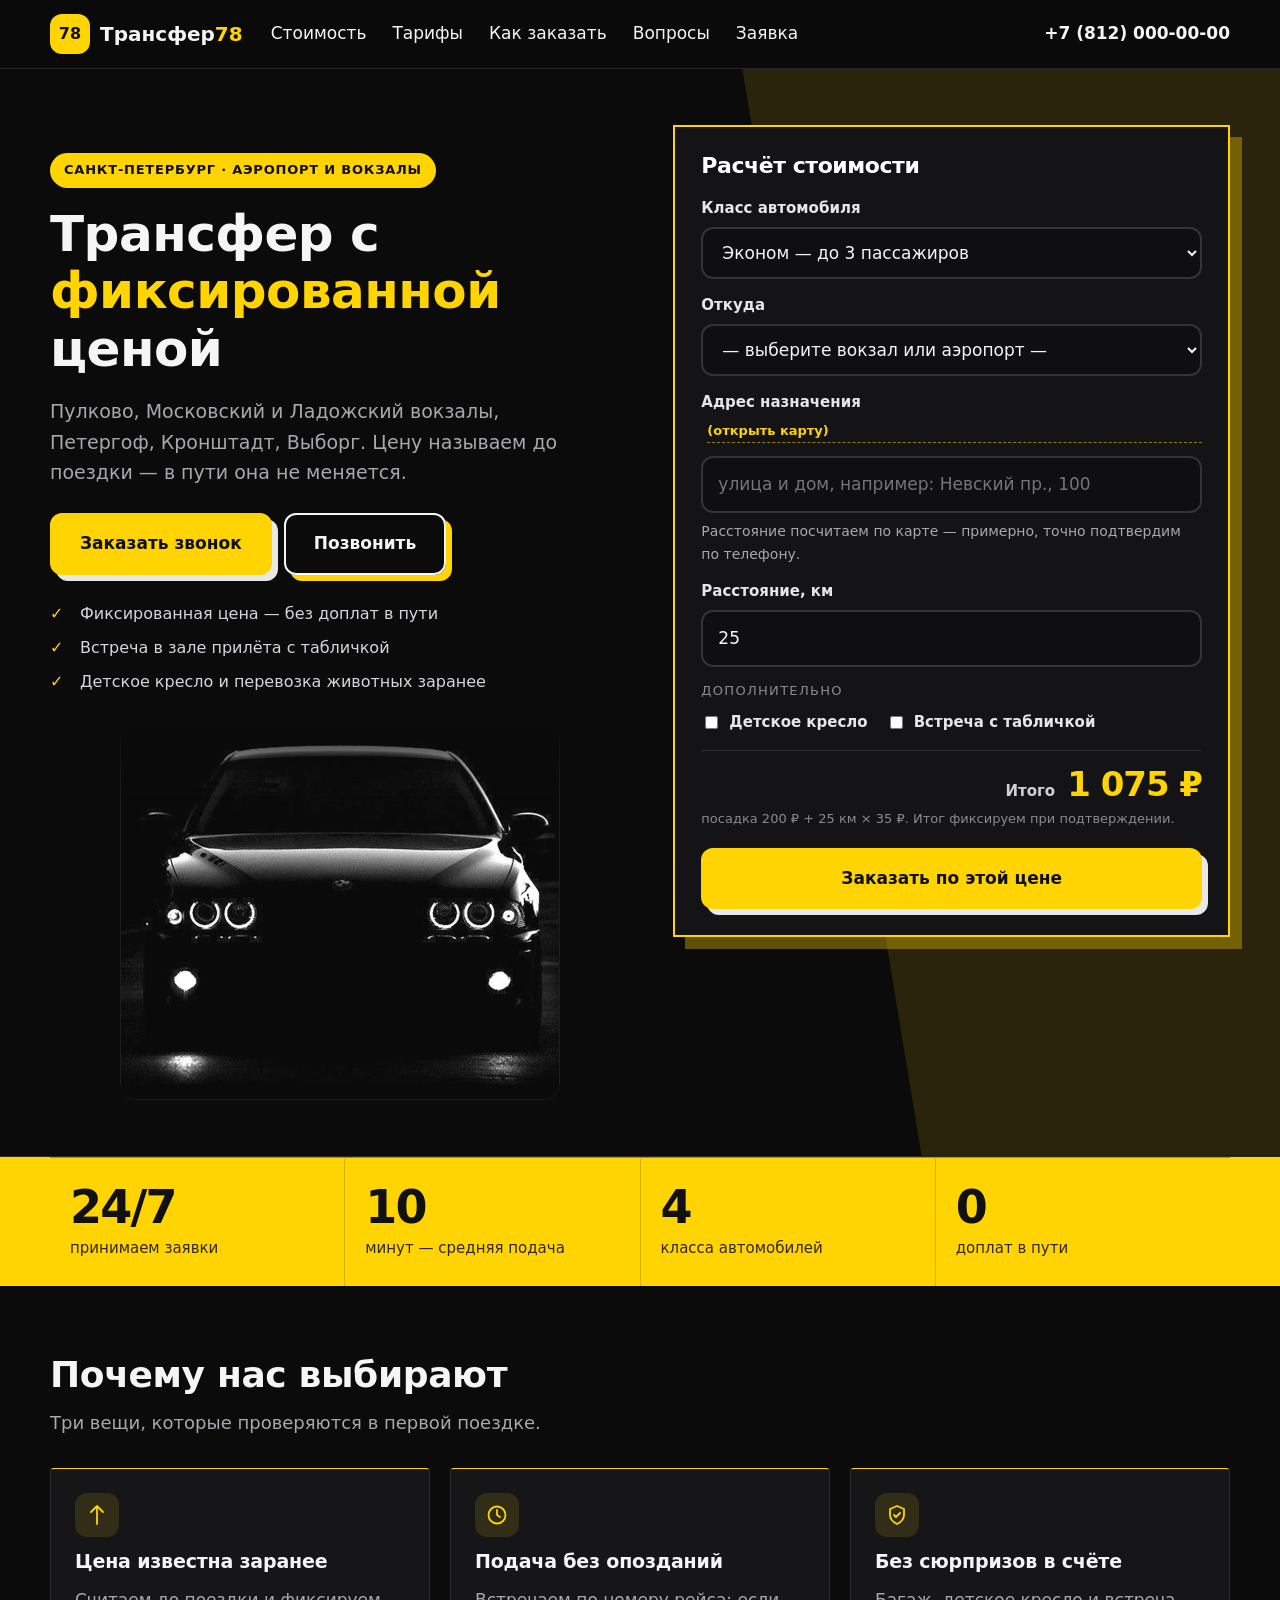
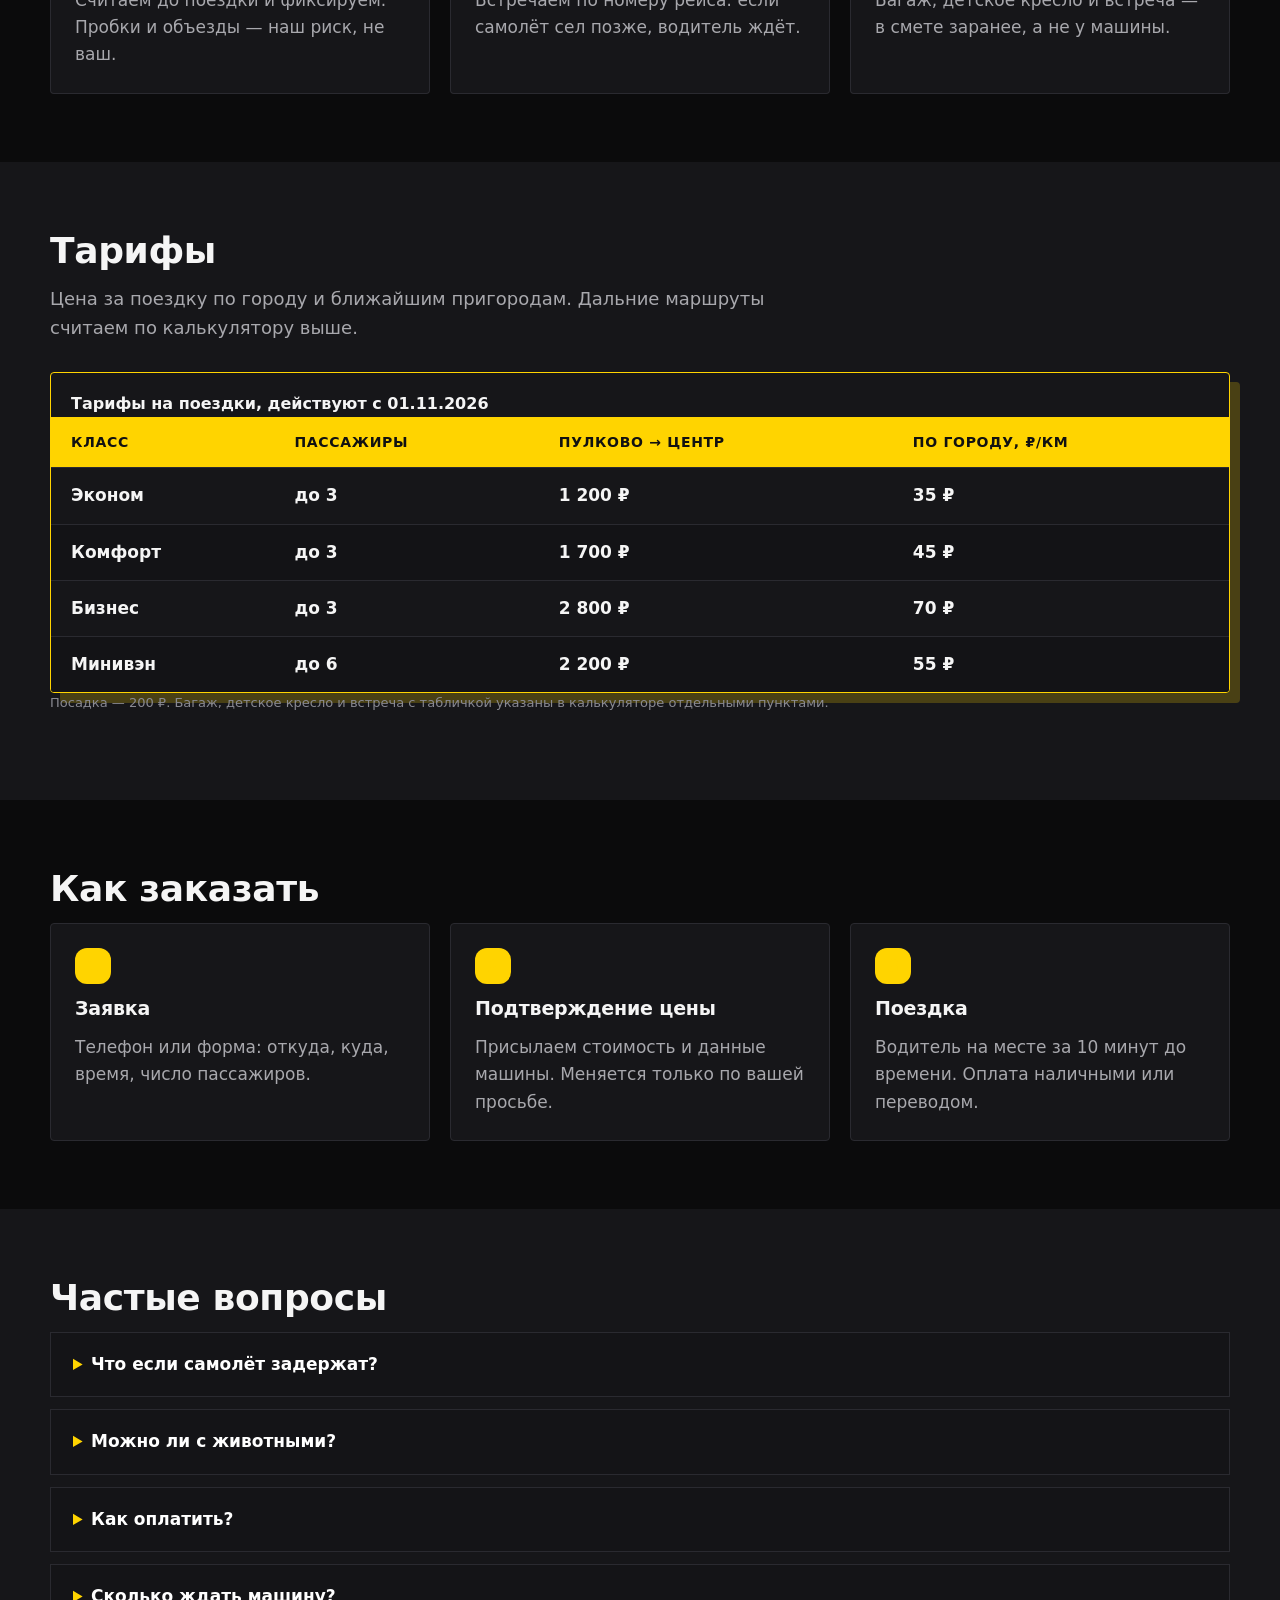
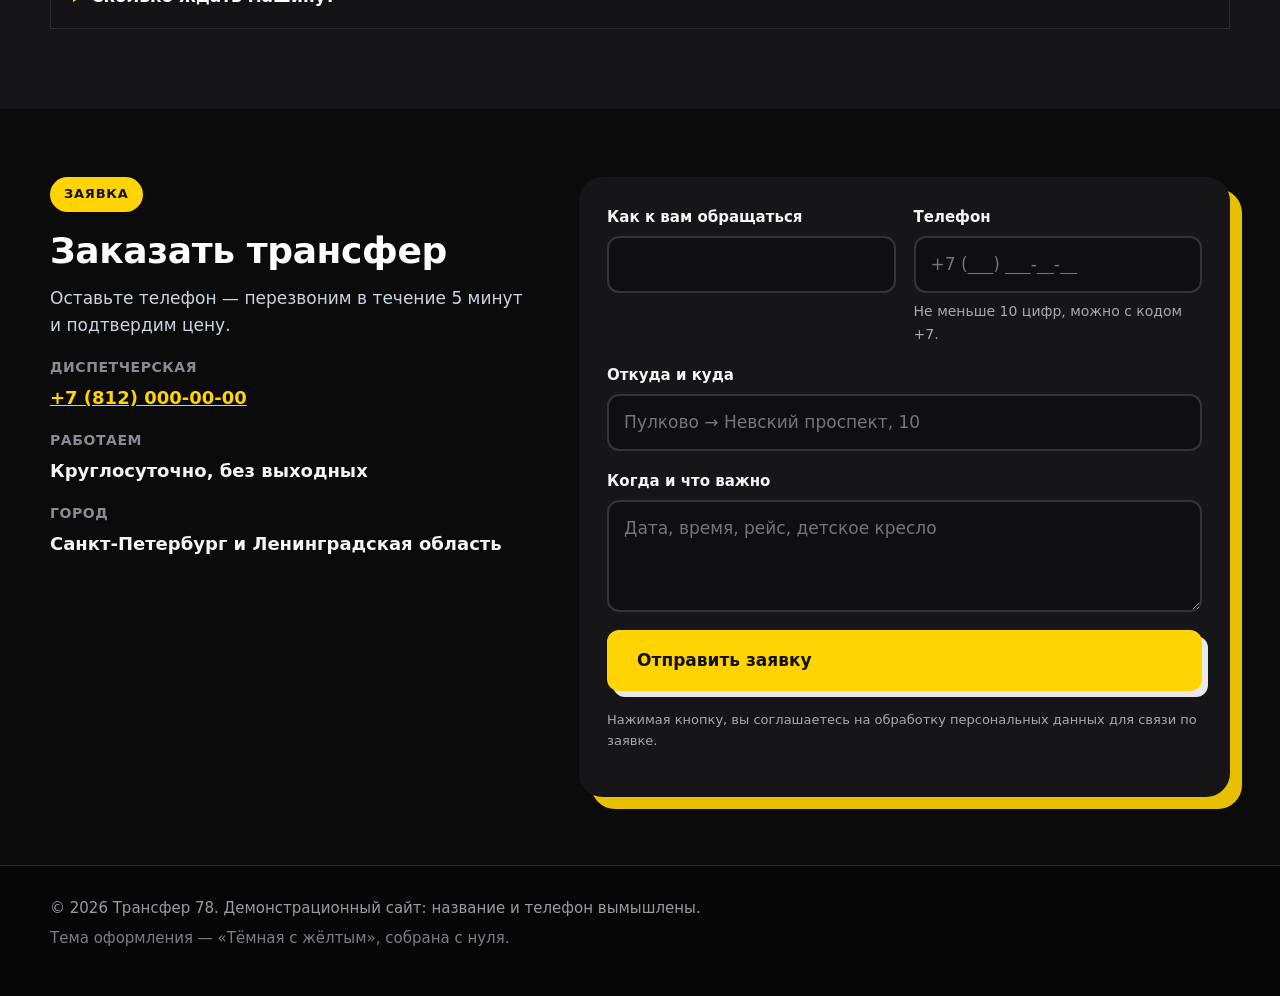
<file: index.html>
<!DOCTYPE html>
<html lang="ru">
<head>
<meta charset="utf-8">
<meta name="viewport" content="width=device-width, initial-scale=1">
<title>Трансфер 78 — такси и трансфер в Санкт-Петербурге</title>
<meta name="description" content="Трансфер по Санкт-Петербургу и области: аэропорт Пулково, вокзалы, Петергоф, Кронштадт, Выборг. Фиксированная цена до поездки.">
<link rel="stylesheet" href="styles.css">
<link rel="stylesheet" href="themes/dark-yellow.css">
<link rel="stylesheet" href="transfer.css">
  <link rel="stylesheet" href="assets/leaflet/leaflet.css">
</head>
<body>
<a class="skip" href="#top">К основному содержимому</a>

<header class="site-header">
  <div class="wrap header-inner">
    <a class="logo" href="#top">
      <span class="logo-mark" aria-hidden="true">78</span>
      <span>Трансфер<span class="logo-accent">78</span></span>
    </a>
    <nav aria-label="Основная навигация">
      <ul class="nav">
        <li><a href="#calc">Стоимость</a></li>
        <li><a href="#tariffs">Тарифы</a></li>
        <li><a href="#how">Как заказать</a></li>
        <li><a href="#faq">Вопросы</a></li>
        <li><a href="#booking">Заявка</a></li>
      </ul>
    </nav>
    <a class="phone" href="tel:+78120000000">+7&nbsp;(812)&nbsp;000&#8209;00&#8209;00</a>
  </div>
</header>

<main id="top" tabindex="-1">

  <section class="hero-slider">
    <div class="wrap slide-inner">
      <div class="slide-text">
        <p class="eyebrow">Санкт-Петербург · аэропорт и вокзалы</p>
        <h1>Трансфер с <span class="hl">фиксированной</span> ценой</h1>
        <p class="slide-lede">Пулково, Московский и Ладожский вокзалы, Петергоф, Кронштадт,
          Выборг. Цену называем до поездки — в пути она не меняется.</p>
        <div class="hero-actions">
          <a class="btn" href="#call-modal" id="hero-call">Заказать звонок</a>
          <a class="btn btn-ghost" href="tel:+78120000000">Позвонить</a>
        </div>

        <ul class="hero-points">
          <li>Фиксированная цена — без доплат в пути</li>
          <li>Встреча в зале прилёта с табличкой</li>
          <li>Детское кресло и перевозка животных заранее</li>
        </ul>

        <figure class="hero-car">
          <img src="assets/cars/car-1-hero.jpg" width="900" height="672"
               alt="Автомобиль комфорт-класса в тёмной студии">
        </figure>
      </div>

      <div class="calc-card" id="calc">
        <h2 class="calc-title">Расчёт стоимости</h2>
        <div class="field">
          <label for="cls">Класс автомобиля</label>
          <select id="cls">
            <option value="35" data-name="Эконом" data-seats="3">Эконом — до 3 пассажиров</option>
            <option value="45" data-name="Комфорт" data-seats="3">Комфорт — до 3 пассажиров</option>
            <option value="70" data-name="Бизнес" data-seats="3">Бизнес — до 3 пассажиров</option>
            <option value="55" data-name="Минивэн" data-seats="6">Минивэн — до 6 пассажиров</option>
          </select>
        </div>
        <div class="field">
          <label for="station">Откуда</label>
          <select id="station">
            <option value="">— выберите вокзал или аэропорт —</option>
            <option value="moscow" data-lat="59.9297" data-lon="30.3622">Московский вокзал</option>
            <option value="ladoga" data-lat="59.9317" data-lon="30.4413">Ладожский вокзал</option>
            <option value="vitebsk" data-lat="59.9200" data-lon="30.3286">Витебский вокзал</option>
            <option value="baltiysky" data-lat="59.9070" data-lon="30.3010">Балтийский вокзал</option>
            <option value="finland" data-lat="59.9553" data-lon="30.3563">Финляндский вокзал</option>
            <option value="pulkovo" data-lat="59.8003" data-lon="30.2625">Аэропорт Пулково</option>
          </select>
        </div>
        <div class="field">
          <label for="addr">Адрес назначения</label>
          <a href="#map-modal" class="map-link" id="open-map">(открыть карту)</a>
          <input id="addr" type="text" placeholder="улица и дом, например: Невский пр., 100"
                 autocomplete="address-line1" aria-describedby="addr-hint">
          <p class="hint" id="addr-hint">Расстояние посчитаем по карте — примерно, точно подтвердим по телефону.</p>
        </div>
<div class="field">
          <label for="km">Расстояние, км</label>
          <input id="km" type="number" min="1" max="600" step="1" value="25" inputmode="numeric">
        </div>
        <fieldset class="calc-options">
          <legend>Дополнительно</legend>
          <label><input type="checkbox" id="opt-seat" value="300"> Детское кресло</label>
          <label><input type="checkbox" id="opt-sign" value="500"> Встреча с табличкой</label>
        </fieldset>
        <p class="calc-total" role="status" aria-live="polite">
          <span class="calc-total-label">Итого</span>
          <strong id="total">1 075 ₽</strong>
        </p>
        <p class="calc-note" id="calc-note">Посадка 200 ₽ + 25 км × 35 ₽</p>
        <a class="btn calc-go" href="#booking">Заказать по этой цене</a>
      </div>
    </div>
  </section>

  <section class="stats" aria-label="Коротко о сервисе">
    <div class="wrap stats-row">
      <div class="stat"><b>24/7</b><span>принимаем заявки</span></div>
      <div class="stat"><b>10</b><span>минут — средняя подача</span></div>
      <div class="stat"><b>4</b><span>класса автомобилей</span></div>
      <div class="stat"><b>0</b><span>доплат в пути</span></div>
    </div>
  </section>

  <section class="section" aria-labelledby="why-title">
    <div class="wrap">
      <h2 id="why-title">Почему нас выбирают</h2>
      <p class="section-lede">Три вещи, которые проверяются в первой поездке.</p>
      <ul class="features">
        <li>
          <span class="feature-icon" aria-hidden="true">
            <svg viewBox="0 0 24 24"><path d="M12 3v18M6 9l6-6 6 6"/></svg>
          </span>
          <h3>Цена известна заранее</h3>
          <p>Считаем до поездки и фиксируем. Пробки и объезды — наш риск, не ваш.</p>
        </li>
        <li>
          <span class="feature-icon" aria-hidden="true">
            <svg viewBox="0 0 24 24"><circle cx="12" cy="12" r="8.5"/><path d="M12 7v5l3 2"/></svg>
          </span>
          <h3>Подача без опозданий</h3>
          <p>Встречаем по номеру рейса: если самолёт сел позже, водитель ждёт.</p>
        </li>
        <li>
          <span class="feature-icon" aria-hidden="true">
            <svg viewBox="0 0 24 24"><path d="M12 3l7 3v6c0 4-3 7-7 9-4-2-7-5-7-9V6l7-3Z"/><path d="M9 12l2 2 4-4"/></svg>
          </span>
          <h3>Без сюрпризов в счёте</h3>
          <p>Багаж, детское кресло и встреча — в смете заранее, а не у машины.</p>
        </li>
      </ul>
    </div>
  </section>

  <section id="tariffs" class="section section-alt" aria-labelledby="tariffs-title">
    <div class="wrap">
      <h2 id="tariffs-title">Тарифы</h2>
      <p class="section-lede">Цена за поездку по городу и ближайшим пригородам. Дальние
        маршруты считаем по калькулятору выше.</p>
      <section class="table-wrap" tabindex="0" aria-label="Таблица тарифов">
        <table>
          <caption>Тарифы на поездки, действуют с 01.11.2026</caption>
          <thead>
            <tr>
              <th scope="col">Класс</th>
              <th scope="col">Пассажиры</th>
              <th scope="col">Пулково → центр</th>
              <th scope="col">По городу, ₽/км</th>
            </tr>
          </thead>
          <tbody>
            <tr>
              <th scope="row">Эконом</th>
              <td>до 3</td>
              <td>1 200 ₽</td>
              <td>35 ₽</td>
            </tr>
            <tr>
              <th scope="row">Комфорт</th>
              <td>до 3</td>
              <td>1 700 ₽</td>
              <td>45 ₽</td>
            </tr>
            <tr>
              <th scope="row">Бизнес</th>
              <td>до 3</td>
              <td>2 800 ₽</td>
              <td>70 ₽</td>
            </tr>
            <tr>
              <th scope="row">Минивэн</th>
              <td>до 6</td>
              <td>2 200 ₽</td>
              <td>55 ₽</td>
            </tr>
          </tbody>
        </table>
      </section>
      <p class="calc-note">Посадка — 200 ₽. Багаж, детское кресло и встреча с табличкой
        указаны в калькуляторе отдельными пунктами.</p>
    </div>
  </section>

  <section id="how" class="section" aria-labelledby="how-title">
    <div class="wrap">
      <h2 id="how-title">Как заказать</h2>
      <ol class="steps">
        <li>
          <h3>Заявка</h3>
          <p>Телефон или форма: откуда, куда, время, число пассажиров.</p>
        </li>
        <li>
          <h3>Подтверждение цены</h3>
          <p>Присылаем стоимость и данные машины. Меняется только по вашей просьбе.</p>
        </li>
        <li>
          <h3>Поездка</h3>
          <p>Водитель на месте за 10 минут до времени. Оплата наличными или переводом.</p>
        </li>
      </ol>
    </div>
  </section>
<section id="faq" class="section section-alt" aria-labelledby="faq-title">
    <div class="wrap">
      <h2 id="faq-title">Частые вопросы</h2>
      <details class="faq-item">
        <summary>Что если самолёт задержат?</summary>
        <p>Встречаем по номеру рейса. Если самолёт сел позже — водитель ждёт, доплата за ожидание
          в пределах часа не берётся.</p>
      </details>
      <details class="faq-item">
        <summary>Можно ли с животными?</summary>
        <p>Позвоните нам — обсудим: зависит от животного и маршрута. Подберём машину и условия.</p>
      </details>
      <details class="faq-item">
        <summary>Как оплатить?</summary>
        <p>Наличными водителю или переводом на карту. Для организаций — счёт и закрывающие
          документы.</p>
      </details>
      <details class="faq-item">
        <summary>Сколько ждать машину?</summary>
        <p>По городу — в среднем 10 минут. На дальние маршруты и аэропорт — по времени заявки.</p>
      </details>
    </div>
  </section>

  <section id="booking" class="section-dark" aria-labelledby="booking-title">
    <div class="wrap booking-grid">
      <div>
        <p class="eyebrow eyebrow-light">Заявка</p>
        <h2 id="booking-title">Заказать трансфер</h2>
        <p class="dark-lede">Оставьте телефон — перезвоним в течение 5 минут и подтвердим цену.</p>
        <dl class="contacts">
          <dt>Диспетчерская</dt>
          <dd><a href="tel:+78120000000">+7&nbsp;(812)&nbsp;000&#8209;00&#8209;00</a></dd>
          <dt>Работаем</dt>
          <dd>Круглосуточно, без выходных</dd>
          <dt>Город</dt>
          <dd>Санкт-Петербург и Ленинградская область</dd>
        </dl>
      </div>

      <form class="form" id="booking-form" novalidate>
        <div class="field">
          <label for="name">Как к вам обращаться</label>
          <input id="name" name="name" type="text" autocomplete="name" required>
        </div>
        <div class="field">
          <label for="phone">Телефон</label>
          <input id="phone" name="phone" type="tel" autocomplete="tel" inputmode="tel"
                 placeholder="+7 (___) ___-__-__" aria-describedby="phone-hint" required>
          <p class="hint" id="phone-hint">Не меньше 10 цифр, можно с кодом +7.</p>
        </div>
        <div class="field field-wide">
          <label for="route">Откуда и куда</label>
          <input id="route" name="route" type="text" placeholder="Пулково → Невский проспект, 10">
        </div>
        <div class="field field-wide">
          <label for="comment">Когда и что важно</label>
          <textarea id="comment" name="comment" rows="3"
                    placeholder="Дата, время, рейс, детское кресло"></textarea>
        </div>
        <div class="field field-wide">
          <button class="btn" type="submit" id="submit">Отправить заявку</button>
          <p class="form-note">Нажимая кнопку, вы соглашаетесь на обработку персональных данных
            для связи по заявке.</p>
        </div>
        <p class="form-status" id="status" role="status" aria-live="polite"></p>
      </form>
    </div>
  </section>
</main>

<footer class="site-footer">
  <div class="wrap footer-inner">
    <p>© 2026 Трансфер 78. Демонстрационный сайт: название и телефон вымышлены.</p>
    <p class="credits">Тема оформления — «Тёмная с жёлтым», собрана с нуля.</p>
  </div>
</footer>

<script src="calc.js?v=4"></script>
<script src="form.js?v=3"></script>
<div id="call-modal" class="map-modal" hidden>
  <div class="map-modal-inner call-inner" role="dialog" aria-modal="true" tabindex="-1" aria-label="Заказать звонок">
    <div class="map-modal-head">
      <strong>Заказать звонок</strong>
      <button type="button" class="map-modal-close" id="close-call" aria-label="Закрыть окно">×</button>
    </div>
    <form class="call-form" id="call-form" novalidate>
      <label for="call-phone">Телефон</label>
      <input id="call-phone" name="phone" type="tel" inputmode="tel"
             placeholder="+7 (___) ___-__-__" autocomplete="tel" required>
      <button class="btn" type="submit">Жду звонка</button>
      <p class="call-note">Перезвоним в течение 5 минут.</p>
      <p class="call-status" id="call-status" role="status" aria-live="polite"></p>
    </form>
  </div>
</div>

<div id="map-modal" class="map-modal" hidden>
  <div class="map-modal-inner" role="dialog" aria-modal="true" tabindex="-1" aria-label="Выбор точки на карте">
    <div class="map-modal-head">
      <strong>Ткните точку назначения</strong>
      <button type="button" class="map-modal-close" id="close-map" aria-label="Закрыть карту">×</button>
    </div>
    <div id="map" class="map-box" role="application" aria-label="Карта выбора адреса назначения"></div>
    <p class="map-modal-hint" id="map-modal-hint">Откуда: выберите в поле. Клик по метке станции выберет её.</p>
  </div>
</div>

  <script src="assets/leaflet/leaflet.js"></script>
  <script src="modal-focus.js?v=1"></script>
<script src="call.js?v=2"></script>
  <script src="map.js?v=5"></script>
</body>
</html>
</file>
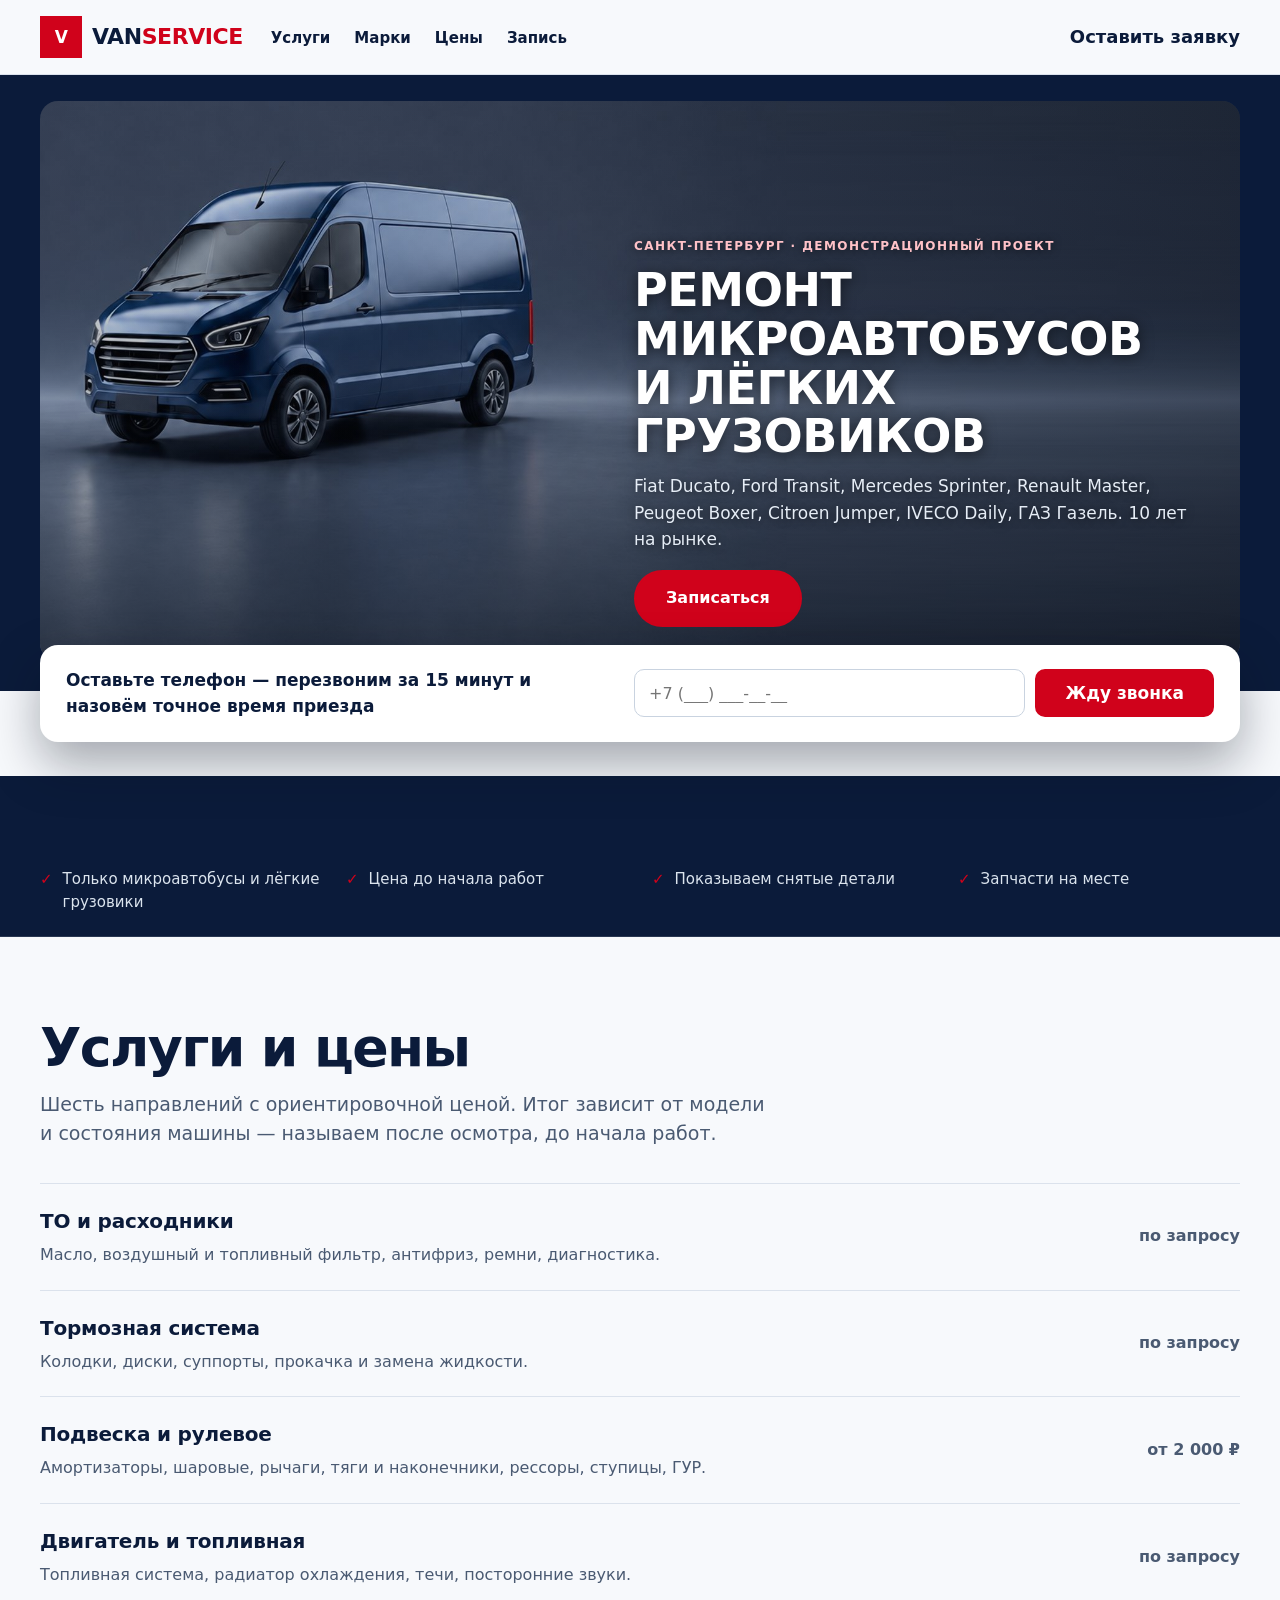
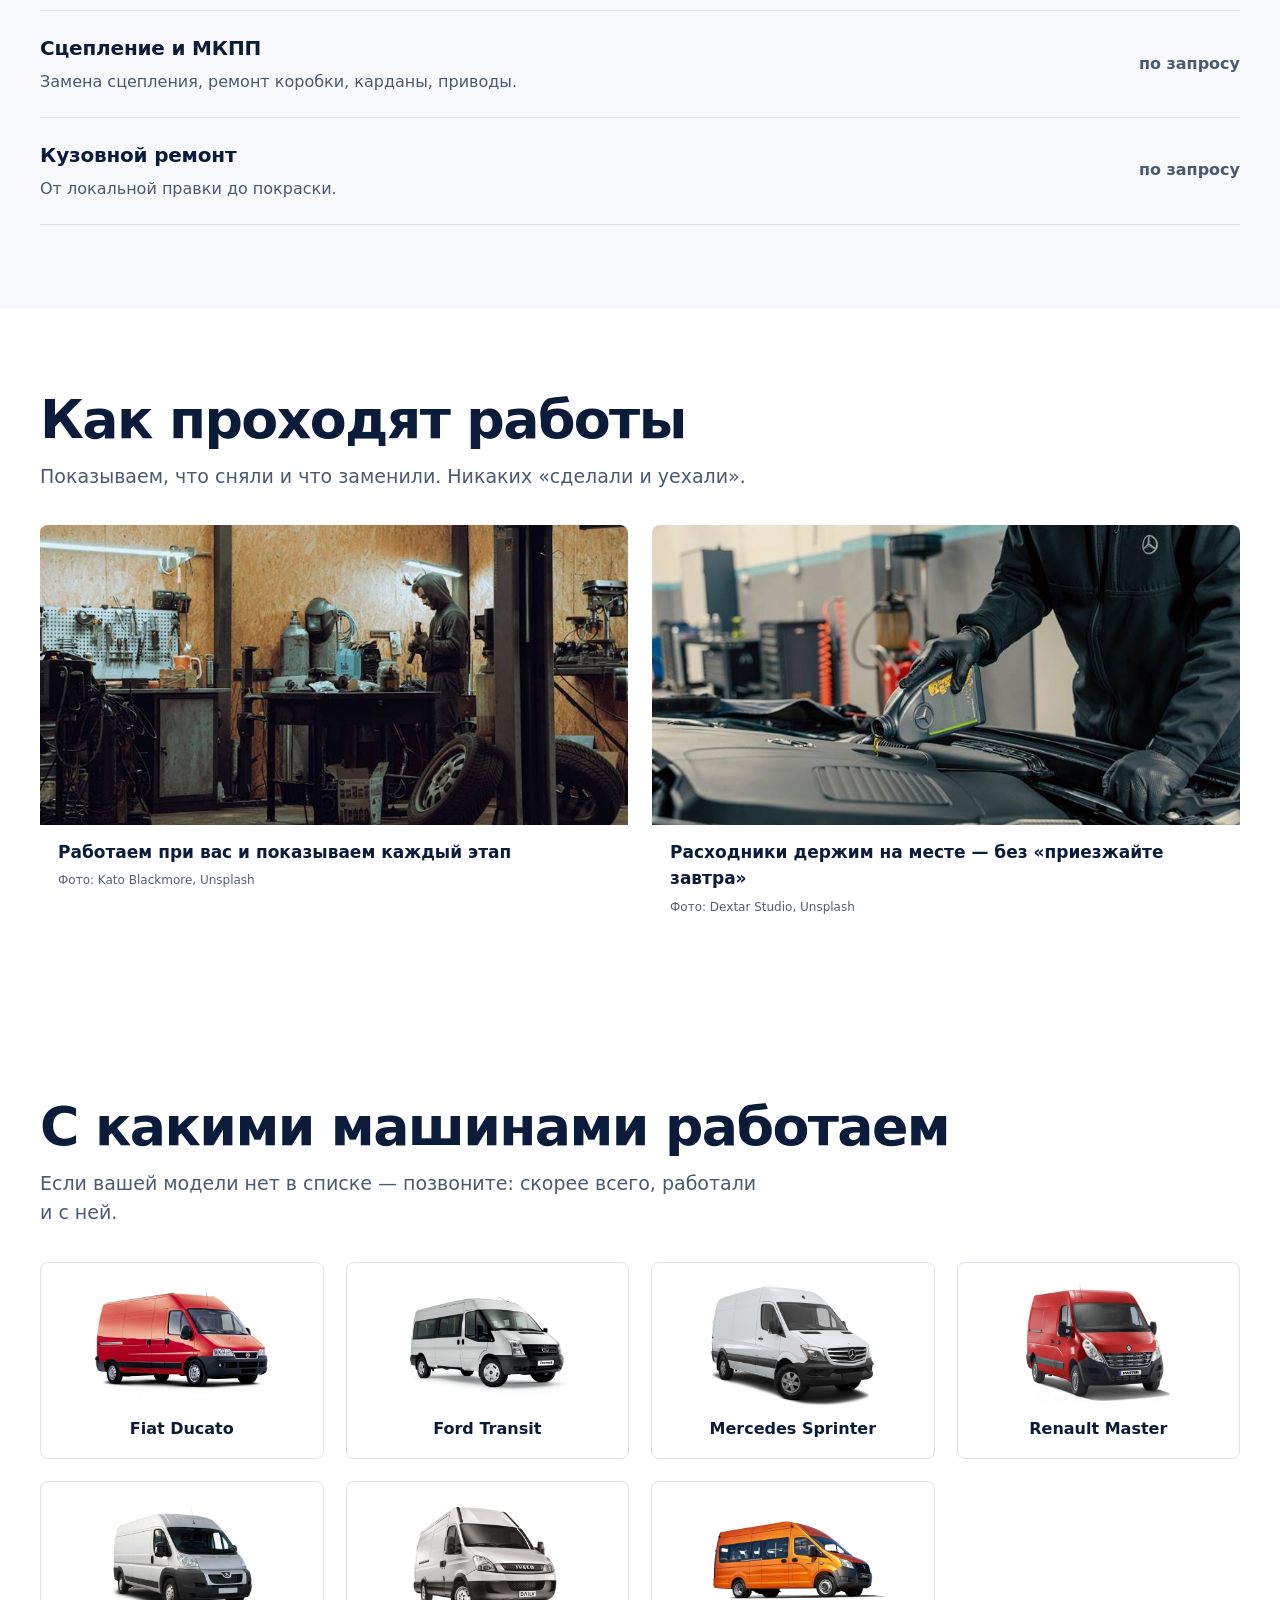
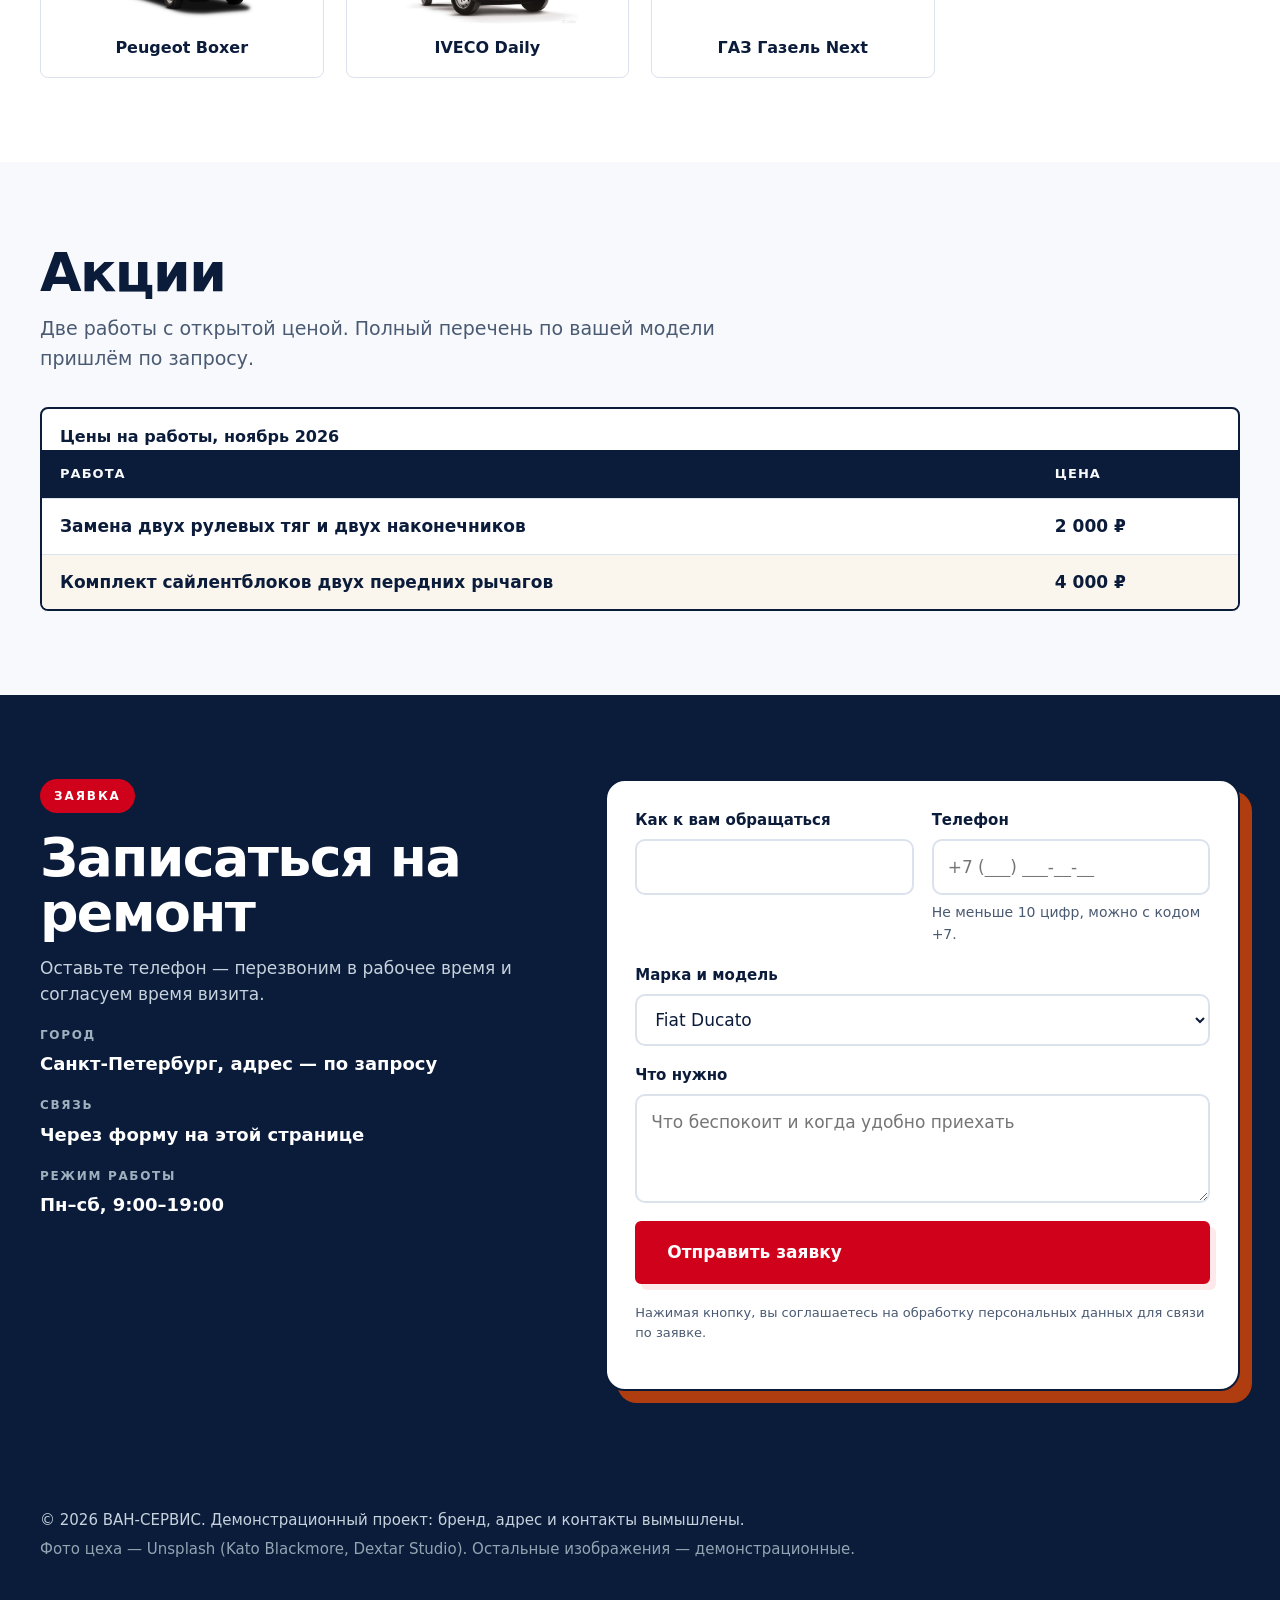
<file: van-service/index.html>
<!DOCTYPE html>
<html lang="ru">
<head>
<meta charset="utf-8">
<meta name="viewport" content="width=device-width, initial-scale=1">
<title>Ремонт микроавтобусов — ВАН-СЕРВИС, Санкт-Петербург</title>
<meta name="description" content="Демонстрационный лендинг автосервиса: ремонт микроавтобусов Fiat Ducato, Ford Transit, Mercedes Sprinter, Renault Master, ГАЗ Газель. Бренд вымышлен.">
<link rel="stylesheet" href="styles.css">
<link rel="stylesheet" href="themes/premium.css">
<link rel="stylesheet" href="layout-photo-card.css">
<link rel="stylesheet" href="layout-sixt.css">
</head>
<body>
<a class="skip" href="#top">К основному содержимому</a>

<header class="site-header">
  <div class="wrap header-inner">
    <a class="logo" href="#top">
      <span class="logo-mark" aria-hidden="true">V</span>
      <span>VAN<span class="logo-accent">SERVICE</span></span>
    </a>
    <nav aria-label="Основная навигация">
      <ul class="nav">
        <li><a href="#services">Услуги</a></li>
        <li><a href="#models">Марки</a></li>
        <li><a href="#prices">Цены</a></li>
        <li><a href="#booking">Запись</a></li>
      </ul>
    </nav>
    <a class="phone" href="#booking">Оставить заявку</a>
  </div>
</header>

<main id="top" tabindex="-1">

  <!-- первый экран: тёмная полоса, авто-слайдер справа, белая карточка поверх -->
    <!-- первый экран в стиле Sixt: фото + текст поверх -->
  <section class="hero-sixt" aria-labelledby="hero-title">
    <div class="wrap">
      <div class="hero-sixt-media">
        <img src="assets/photos/van-studio-wide.jpg" width="2000" height="900"
             alt="Микроавтобус в тёмной студии">
        <div class="hero-sixt-text">
          <p class="hero-sixt-kicker">Санкт-Петербург · демонстрационный проект</p>
          <h1 id="hero-title">Ремонт микроавтобусов и лёгких грузовиков</h1>
          <p class="hero-sixt-lede">Fiat Ducato, Ford Transit, Mercedes Sprinter, Renault Master,
            Peugeot Boxer, Citroen Jumper, IVECO Daily, ГАЗ Газель. 10 лет на рынке.</p>
          <div class="hero-sixt-actions">
            <a class="btn btn-pill" href="#booking">Записаться</a>
          </div>
        </div>
      </div>
    </div>
  </section>
  <!-- полоса записи под первым экраном -->
  <section class="hero-strip" aria-label="Быстрая запись">
    <div class="wrap">
      <div class="hero-strip-inner">
        <p class="hero-strip-title">Оставьте телефон — перезвоним за 15 минут
          и назовём точное время приезда</p>
        <form class="hero-strip-form" novalidate>
          <label class="hero-strip-label" for="strip-phone">Телефон</label>
          <input id="strip-phone" name="phone" type="tel" inputmode="tel"
                 placeholder="+7 (___) ___-__-__" autocomplete="tel">
          <button class="btn" type="submit">Жду звонка</button>
        </form>
      </div>
    </div>
  </section>


  <!-- полоса фактов -->
  <section class="trust-strip" aria-label="Коротко о сервисе">
    <ul>
      <li>Только микроавтобусы и лёгкие грузовики</li>
      <li>Цена до начала работ</li>
      <li>Показываем снятые детали</li>
      <li>Запчасти на месте</li>
    </ul>
  </section>
<!-- услуги: каталог с ценами и сроком -->
  <section id="services" class="section" aria-labelledby="services-title">
    <div class="wrap">
      <h2 id="services-title">Услуги и цены</h2>
      <p class="section-lede">Шесть направлений с ориентировочной ценой. Итог зависит от модели
        и состояния машины — называем после осмотра, до начала работ.</p>
      <ul class="service-list">
        <li>
          <div>
            <h3>ТО и расходники</h3>
            <p>Масло, воздушный и топливный фильтр, антифриз, ремни, диагностика.</p>
          </div>
          <p class="service-price">по запросу</p>
        </li>
        <li>
          <div>
            <h3>Тормозная система</h3>
            <p>Колодки, диски, суппорты, прокачка и замена жидкости.</p>
          </div>
          <p class="service-price">по запросу</p>
        </li>
        <li>
          <div>
            <h3>Подвеска и рулевое</h3>
            <p>Амортизаторы, шаровые, рычаги, тяги и наконечники, рессоры, ступицы, ГУР.</p>
          </div>
          <p class="service-price">от 2 000 ₽</p>
        </li>
        <li>
          <div>
            <h3>Двигатель и топливная</h3>
            <p>Топливная система, радиатор охлаждения, течи, посторонние звуки.</p>
          </div>
          <p class="service-price">по запросу</p>
        </li>
        <li>
          <div>
            <h3>Сцепление и МКПП</h3>
            <p>Замена сцепления, ремонт коробки, карданы, приводы.</p>
          </div>
          <p class="service-price">по запросу</p>
        </li>
        <li>
          <div>
            <h3>Кузовной ремонт</h3>
            <p>От локальной правки до покраски.</p>
          </div>
          <p class="service-price">по запросу</p>
        </li>
      </ul>
    </div>
  </section>


  <!-- фото из цеха -->
  <section class="section section-alt" aria-labelledby="work-title">
    <div class="wrap">
      <h2 id="work-title">Как проходят работы</h2>
      <p class="section-lede">Показываем, что сняли и что заменили. Никаких «сделали и уехали».</p>
      <ul class="photo-grid">
        <li>
          <img src="assets/photos/photo-hands-opt.jpg" width="800" height="533" loading="lazy"
               alt="Мастер работает с двигателем микроавтобуса">
          <p class="photo-caption">Работаем при вас и показываем каждый этап</p>
          <p class="photo-credit">Фото: Kato Blackmore, Unsplash</p>
        </li>
        <li>
          <img src="assets/photos/photo-oil-opt.jpg" width="800" height="533" loading="lazy"
               alt="Замена масла в двигателе автомобиля">
          <p class="photo-caption">Расходники держим на месте — без «приезжайте завтра»</p>
          <p class="photo-credit">Фото: Dextar Studio, Unsplash</p>
        </li>
      </ul>
    </div>
  </section>

  <!-- марки -->
  <section id="models" class="section section-alt" aria-labelledby="models-title">
    <div class="wrap">
      <h2 id="models-title">С какими машинами работаем</h2>
      <p class="section-lede">Если вашей модели нет в списке — позвоните: скорее всего, работали и с ней.</p>
      <ul class="models">
        <li class="model"><img src="assets/ducato.jpg" width="600" height="400" loading="lazy" alt="Fiat Ducato"><p>Fiat Ducato</p></li>
        <li class="model"><img src="assets/transit.jpg" width="600" height="400" loading="lazy" alt="Ford Transit"><p>Ford Transit</p></li>
        <li class="model"><img src="assets/sprinter.jpg" width="600" height="400" loading="lazy" alt="Mercedes-Benz Sprinter"><p>Mercedes Sprinter</p></li>
        <li class="model"><img src="assets/master.jpg" width="600" height="400" loading="lazy" alt="Renault Master"><p>Renault Master</p></li>
        <li class="model"><img src="assets/boxer.jpg" width="600" height="400" loading="lazy" alt="Peugeot Boxer"><p>Peugeot Boxer</p></li>
        <li class="model"><img src="assets/iveco.jpg" width="600" height="400" loading="lazy" alt="IVECO Daily"><p>IVECO Daily</p></li>
        <li class="model"><img src="assets/gazelle-next.png" width="600" height="400" loading="lazy" alt="ГАЗ Газель Next"><p>ГАЗ Газель Next</p></li>
      </ul>
    </div>
  </section>

  <!-- цены -->
  <section id="prices" class="section" aria-labelledby="prices-title">
    <div class="wrap">
      <h2 id="prices-title">Акции</h2>
      <p class="section-lede">Две работы с открытой ценой. Полный перечень по вашей модели
        пришлём по запросу.</p>
      <section class="table-wrap" tabindex="0" aria-label="Таблица цен на работы">
        <table>
          <caption>Цены на работы, ноябрь 2026</caption>
          <thead>
            <tr>
              <th scope="col">Работа</th>
              <th scope="col">Цена</th>
            </tr>
          </thead>
          <tbody>
            <tr>
              <th scope="row">Замена двух рулевых тяг и двух наконечников</th>
              <td>2 000 ₽</td>
            </tr>
            <tr>
              <th scope="row">Комплект сайлентблоков двух передних рычагов</th>
              <td>4 000 ₽</td>
            </tr>
          </tbody>
        </table>
      </section>
    </div>
  </section>

  <!-- запись -->
  <section id="booking" class="section-dark" aria-labelledby="booking-title">
    <div class="wrap booking-grid">
      <div>
        <p class="eyebrow eyebrow-light">Заявка</p>
        <h2 id="booking-title">Записаться на ремонт</h2>
        <p class="dark-lede">Оставьте телефон — перезвоним в рабочее время и согласуем время визита.</p>
        <dl class="contacts">
          <dt>Город</dt>
          <dd>Санкт-Петербург, адрес — по запросу</dd>
          <dt>Связь</dt>
          <dd>Через форму на этой странице</dd>
          <dt>Режим работы</dt>
          <dd>Пн–сб, 9:00–19:00</dd>
        </dl>
      </div>

      <form class="form" id="booking-form" novalidate>
        <div class="field">
          <label for="name">Как к вам обращаться</label>
          <input id="name" name="name" type="text" autocomplete="name" required>
        </div>
        <div class="field">
          <label for="phone">Телефон</label>
          <input id="phone" name="phone" type="tel" autocomplete="tel" inputmode="tel"
                 placeholder="+7 (___) ___-__-__" aria-describedby="phone-hint" required>
          <p class="hint" id="phone-hint">Не меньше 10 цифр, можно с кодом +7.</p>
        </div>
        <div class="field field-wide">
          <label for="car">Марка и модель</label>
          <select id="car" name="car">
            <option>Fiat Ducato</option>
            <option>Ford Transit</option>
            <option>Mercedes Sprinter</option>
            <option>Renault Master</option>
            <option>Peugeot Boxer / Citroen Jumper</option>
            <option>IVECO Daily</option>
            <option>ГАЗ Газель / Газель Next</option>
            <option>Другая модель</option>
          </select>
        </div>
        <div class="field field-wide">
          <label for="comment">Что нужно</label>
          <textarea id="comment" name="comment" rows="3" placeholder="Что беспокоит и когда удобно приехать"></textarea>
        </div>
        <div class="field field-wide">
          <button class="btn" type="submit" id="submit">Отправить заявку</button>
          <p class="form-note">Нажимая кнопку, вы соглашаетесь на обработку персональных
            данных для связи по заявке.</p>
        </div>
        <p class="form-status" id="status" role="status" aria-live="polite"></p>
      </form>
    </div>
  </section>
</main>

<footer class="site-footer">
  <div class="wrap footer-inner">
    <p>© 2026 ВАН-СЕРВИС. Демонстрационный проект: бренд, адрес и контакты вымышлены.</p>
    <p class="credits">Фото цеха — Unsplash (Kato Blackmore, Dextar Studio). Остальные изображения — демонстрационные.</p>
  </div>
</footer>

<script>
  // форма в первом экране: переносим телефон в основную заявку
  (function () {
    var hero = document.querySelector('.hero-callback');
    if (!hero) return;
    hero.addEventListener('submit', function (e) {
      e.preventDefault();
      var val = document.getElementById('hero-phone').value.trim();
      var form = document.getElementById('booking-form');
      if (val && form) form.elements['phone'].value = val;
      document.getElementById('booking').scrollIntoView({ behavior: 'smooth', block: 'start' });
    });
  })();
</script>
<script src="slider.js"></script>
<script src="form.js"></script>

<script>
  // быстрая запись: телефон переносится в основную форму
  (function () {
    var strip = document.querySelector('.hero-strip-form');
    if (!strip) return;
    strip.addEventListener('submit', function (e) {
      e.preventDefault();
      var val = document.getElementById('strip-phone').value.trim();
      var form = document.getElementById('booking-form');
      if (form) {
        if (val) form.elements['phone'].value = val;
        document.getElementById('booking').scrollIntoView({ behavior: 'smooth', block: 'start' });
      }
    });
  })();
</script>
</body>
</html>
</file>
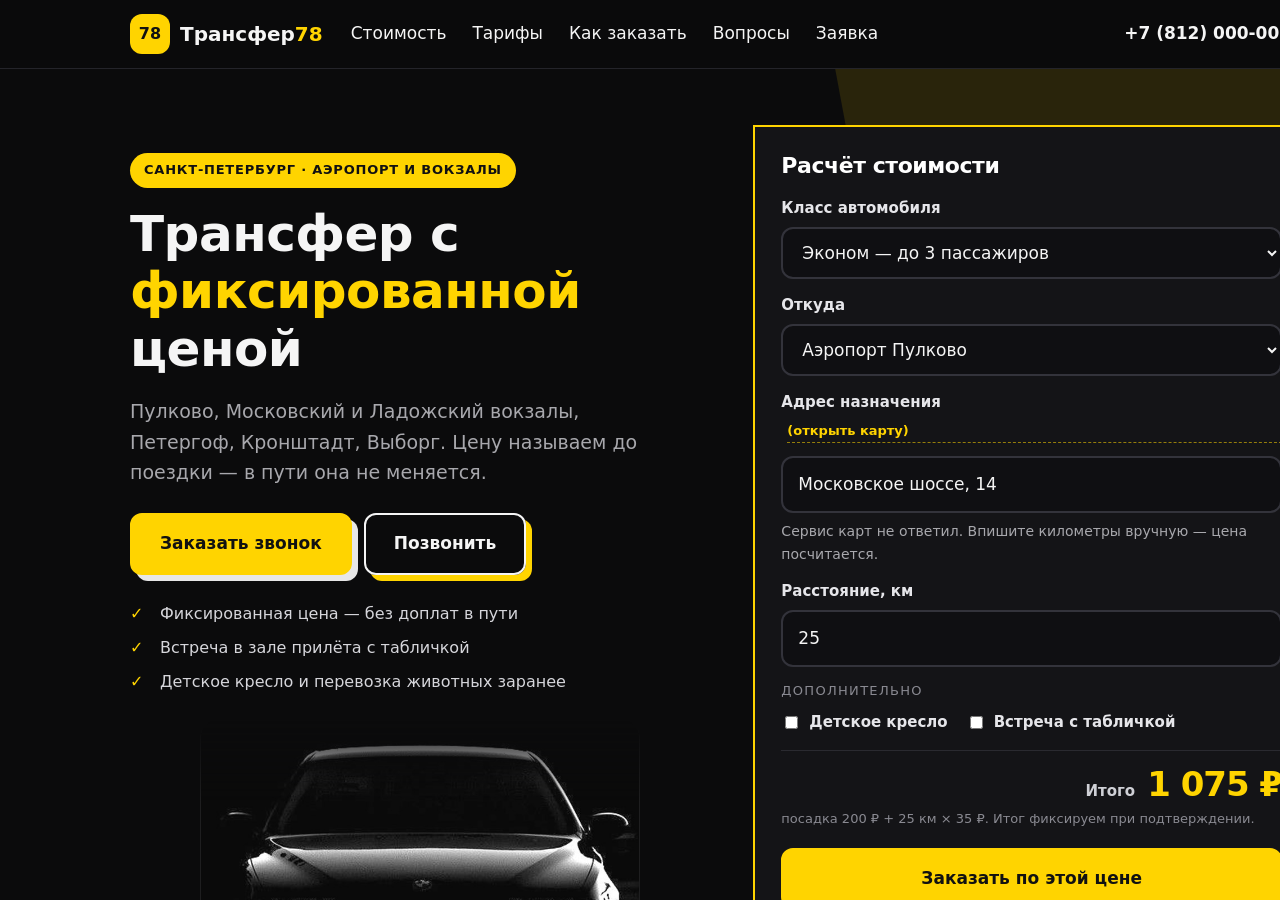
<file: _shot2.html>
<!DOCTYPE html>
<html lang="ru">
<head><meta charset="utf-8"><title>shot</title>
<style>body{margin:0;background:#000}iframe{border:0;display:block}</style>
</head>
<body>
<iframe id="d" src="index.html" width="1440" height="900"></iframe>
<script>
  document.getElementById('d').onload = function () {
    var d = this.contentDocument, w = this.contentWindow;
    var st = d.getElementById('station');
    for (var i = 0; i < st.options.length; i++) if (st.options[i].value === 'pulkovo') st.selectedIndex = i;
    st.dispatchEvent(new w.Event('change'));
    var addr = d.getElementById('addr');
    addr.value = 'Московское шоссе, 14';
    addr.dispatchEvent(new w.Event('input'));
  };
</script>
</body>
</html>
</file>
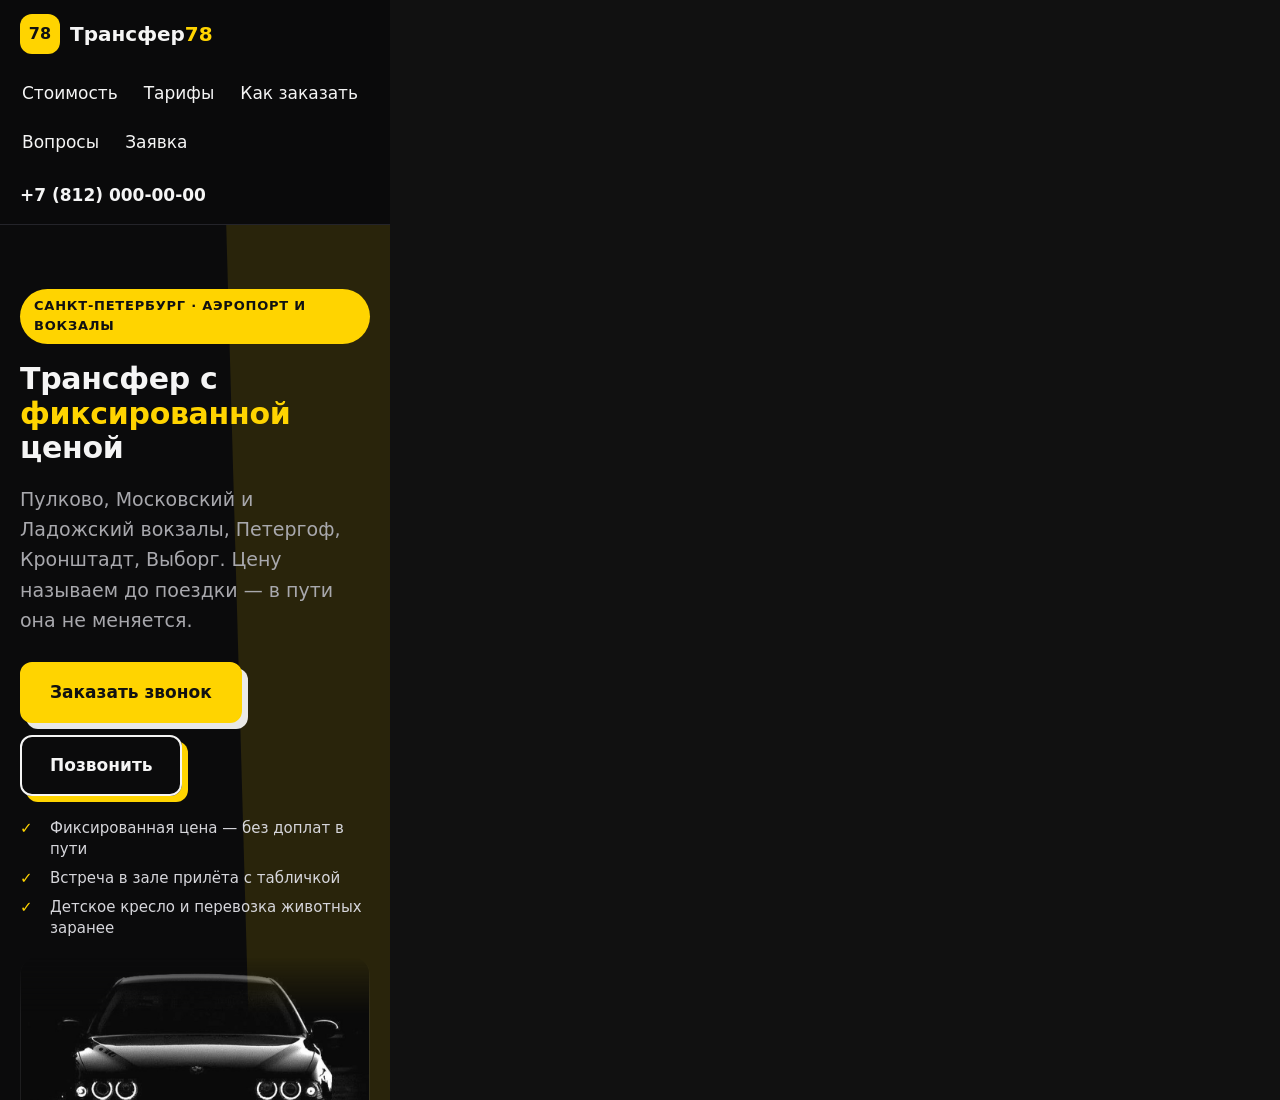
<file: _shot3.html>
<!DOCTYPE html>
<html lang="ru">
<head><meta charset="utf-8"><title>mobile</title>
<style>body{margin:0;background:#111}iframe{border:0;display:block}</style>
</head>
<body>
<iframe id="m" src="index.html" width="390" height="1100"></iframe>
</body>
</html>
</file>
<file: styles.css>
/* ======================= ПЕРЕМЕННЫЕ =======================
   Меняются в одном месте — весь сайт перекрашивается.
   Контраст проверять скриптом tools\check.py после смены цветов. */
:root {
  --ink: #0f172a;          /* основной текст */
  --muted: #475467;        /* второстепенный текст */
  --line: #e4e7ec;         /* линии и рамки */
  --accent: #1d4ed8;       /* акцент: кнопки, ссылки */
  --accent-dark: #163ea8;  /* акцент при наведении */
  --accent-soft: #eaf1ff;  /* мягкий фон плашек */
  --dark: #0b1120;         /* тёмный блок */
  --tint: #f7f9fc;         /* светлый фон секций */
  --ok: #067647;
  --err: #b42318;
  --bg: #ffffff;
  --radius: 18px;
  --shadow: 0 18px 36px rgba(16, 24, 40, 0.10);
}

* { box-sizing: border-box; }

html { scroll-behavior: smooth; }

body {
  margin: 0;
  font: 17px/1.6 "Segoe UI", system-ui, -apple-system, sans-serif;
  color: var(--ink);
  background: var(--bg);
  -webkit-font-smoothing: antialiased;
}

.wrap { width: min(1180px, 100% - 40px); margin: 0 auto; }

h1, h2, h3 { line-height: 1.15; margin: 0 0 14px; letter-spacing: -0.01em; }
h1 { font-size: clamp(30px, 4.2vw, 50px); font-weight: 800; }
h2 { font-size: clamp(25px, 3vw, 36px); font-weight: 800; }
h3 { font-size: 19px; font-weight: 700; }
p { margin: 0 0 14px; }
a { color: var(--accent); }
a:hover { color: var(--accent-dark); }

:focus-visible { outline: 3px solid var(--accent); outline-offset: 3px; border-radius: 6px; }

.skip {
  position: absolute;
  left: -9999px;
  top: 0;
  padding: 12px 18px;
  background: var(--ink);
  color: #fff;
  z-index: 100;
  border-radius: 0 0 10px 0;
}
.skip:focus { left: 0; color: #fff; }

/* ======================= ШАПКА ======================= */
.site-header {
  position: sticky;
  top: 0;
  z-index: 30;
  background: rgba(255, 255, 255, 0.94);
  backdrop-filter: blur(8px);
  border-bottom: 1px solid var(--line);
}
.header-inner {
  display: flex;
  align-items: center;
  gap: 26px;
  padding: 14px 0;
  flex-wrap: wrap;
}
.logo {
  display: inline-flex;
  align-items: center;
  gap: 10px;
  text-decoration: none;
  color: var(--ink);
  font-weight: 800;
  font-size: 20px;
}
.logo-mark {
  display: inline-grid;
  place-items: center;
  width: 40px;
  height: 40px;
  border-radius: 12px;
  background: var(--accent);
  color: #fff;
  font-weight: 800;
  font-size: 16px;
}
.nav { display: flex; gap: 22px; list-style: none; margin: 0; padding: 0; flex-wrap: wrap; }
.nav a {
  color: var(--ink);
  text-decoration: none;
  padding: 8px 2px;
  font-weight: 500;
  border-bottom: 2px solid transparent;
}
.nav a:hover { border-bottom-color: var(--accent); }
.phone {
  margin-left: auto;
  font-weight: 700;
  text-decoration: none;
  color: var(--ink);
  white-space: nowrap;
}
.phone:hover { color: var(--accent); }

/* ======================= КНОПКИ ======================= */
.btn {
  display: inline-flex;
  align-items: center;
  gap: 8px;
  padding: 15px 28px;
  border-radius: 12px;
  background: var(--accent);
  color: #fff;
  font: inherit;
  font-weight: 700;
  text-decoration: none;
  border: 2px solid var(--accent);
  cursor: pointer;
  box-shadow: 0 10px 24px rgba(29, 78, 216, 0.22);
  transition: transform .12s ease, box-shadow .12s ease, background .12s ease;
}
.btn:hover {
  background: var(--accent-dark);
  border-color: var(--accent-dark);
  color: #fff;
  transform: translateY(-1px);
}
.btn-ghost { background: #fff; color: var(--ink); border-color: var(--line); box-shadow: none; }
.btn-ghost:hover { background: var(--tint); color: var(--ink); border-color: #c7d2e4; }
.btn[disabled], .btn[aria-disabled="true"] { background: #667085; border-color: #667085; box-shadow: none; cursor: progress; transform: none; }

/* ======================= ПЕРВЫЙ ЭКРАН ======================= */
.hero {
  padding: 56px 0 64px;
  background:
    radial-gradient(900px 380px at 10% -10%, var(--accent-soft) 0%, rgba(234, 241, 255, 0) 70%),
    var(--bg);
}
.hero-grid { display: grid; grid-template-columns: 1.05fr 1fr; gap: 48px; align-items: center; }
.eyebrow {
  display: inline-block;
  background: var(--accent-soft);
  color: var(--accent-dark);
  font-weight: 700;
  font-size: 13px;
  letter-spacing: .06em;
  text-transform: uppercase;
  padding: 7px 14px;
  border-radius: 999px;
  margin: 0 0 18px;
}
.eyebrow-light { background: rgba(255, 255, 255, 0.12); color: #e2e8f0; }
.lede { font-size: 19px; color: var(--muted); max-width: 50ch; }
.hero-actions { display: flex; gap: 12px; flex-wrap: wrap; margin: 26px 0 22px; }
.facts { display: flex; gap: 10px; flex-wrap: wrap; list-style: none; margin: 0; padding: 0; }
.facts li {
  display: inline-flex;
  align-items: center;
  gap: 8px;
  background: #fff;
  border: 1px solid var(--line);
  border-radius: 999px;
  padding: 8px 14px;
  font-size: 15px;
  color: var(--muted);
  font-weight: 500;
}
.facts li::before { content: "✓"; color: var(--accent); font-weight: 800; }
.hero-figure { margin: 0; }
.hero-figure img { width: 100%; height: auto; border-radius: 24px; display: block; box-shadow: var(--shadow); }
figcaption, .credit { font-size: 13px; color: var(--muted); margin-top: 10px; }

/* ======================= СЕКЦИИ ======================= */
.section { padding: 68px 0; }
.section-alt { background: var(--tint); }
.section-lede { color: var(--muted); max-width: 64ch; margin-bottom: 30px; font-size: 18px; }

/* ======================= ПРЕИМУЩЕСТВА ======================= */
.features {
  display: grid;
  grid-template-columns: repeat(auto-fit, minmax(260px, 1fr));
  gap: 20px;
  list-style: none;
  margin: 0;
  padding: 0;
}
.features li {
  background: #fff;
  border: 1px solid var(--line);
  border-radius: var(--radius);
  padding: 24px;
}
.feature-icon {
  width: 44px;
  height: 44px;
  display: grid;
  place-items: center;
  border-radius: 12px;
  background: var(--accent-soft);
  margin-bottom: 14px;
}
.feature-icon svg, .card .icon svg {
  width: 24px;
  height: 24px;
  fill: none;
  stroke: var(--accent);
  stroke-width: 1.8;
  stroke-linecap: round;
  stroke-linejoin: round;
}
.features p { color: var(--muted); margin: 0; }

/* ======================= КАРТОЧКИ УСЛУГ ======================= */
.cards {
  display: grid;
  grid-template-columns: repeat(auto-fit, minmax(300px, 1fr));
  gap: 20px;
  list-style: none;
  margin: 0;
  padding: 0;
}
.card {
  display: flex;
  flex-direction: column;
  background: #fff;
  border: 1px solid var(--line);
  border-radius: var(--radius);
  padding: 24px;
  transition: box-shadow .15s ease, transform .15s ease;
}
.card:hover { box-shadow: var(--shadow); transform: translateY(-2px); }
.card .icon {
  width: 48px;
  height: 48px;
  border-radius: 14px;
  display: grid;
  place-items: center;
  background: var(--accent-soft);
  margin-bottom: 14px;
}
.card p { color: var(--muted); margin-bottom: 12px; font-size: 16px; }
.card .price { color: var(--ink); font-weight: 800; font-size: 19px; margin: auto 0 0; padding-top: 10px; }

/* ======================= ТАБЛИЦА ======================= */
.table-wrap {
  overflow-x: auto;
  border: 1px solid var(--line);
  border-radius: var(--radius);
  background: #fff;
  box-shadow: var(--shadow);
}
table { border-collapse: collapse; width: 100%; min-width: 540px; }
caption { text-align: left; padding: 18px 20px 0; font-weight: 700; font-size: 16px; }
th, td { padding: 14px 20px; text-align: left; border-bottom: 1px solid var(--line); }
thead th { background: var(--accent-soft); color: var(--accent-dark); font-size: 14px; text-transform: uppercase; letter-spacing: .05em; }
tbody tr:nth-child(even) { background: #fafbfe; }
tbody tr:last-child th, tbody tr:last-child td { border-bottom: 0; }
td { white-space: nowrap; font-weight: 600; }

/* ======================= ШАГИ ======================= */
.steps {
  display: grid;
  grid-template-columns: repeat(auto-fit, minmax(260px, 1fr));
  gap: 20px;
  list-style: none;
  counter-reset: step;
  margin: 0;
  padding: 0;
}
.steps li { border: 1px solid var(--line); border-radius: var(--radius); background: #fff; padding: 24px; }
.steps li::before {
  counter-increment: step;
  content: counter(step);
  display: grid;
  place-items: center;
  width: 36px;
  height: 36px;
  border-radius: 12px;
  background: var(--accent);
  color: #fff;
  font-weight: 800;
  margin-bottom: 14px;
}
.steps p { color: var(--muted); margin: 0; }

/* ======================= ГАЛЕРЕЯ ======================= */
.gallery {
  display: grid;
  grid-template-columns: repeat(auto-fit, minmax(230px, 1fr));
  gap: 20px;
  list-style: none;
  margin: 0;
  padding: 0;
}
.gallery img {
  width: 100%;
  height: 280px;
  object-fit: cover;
  border-radius: var(--radius);
  display: block;
  box-shadow: var(--shadow);
}

/* ======================= ОТЗЫВЫ ======================= */
.reviews {
  display: grid;
  grid-template-columns: repeat(auto-fit, minmax(260px, 1fr));
  gap: 20px;
  list-style: none;
  margin: 0;
  padding: 0;
}
.review { background: #fff; border: 1px solid var(--line); border-radius: var(--radius); padding: 24px; }
.review-text { font-size: 17px; }
.review-author { display: flex; align-items: center; gap: 10px; color: var(--muted); font-weight: 600; margin: 0; }
.avatar {
  display: inline-grid;
  place-items: center;
  width: 36px;
  height: 36px;
  border-radius: 50%;
  background: var(--accent-soft);
  color: var(--accent-dark);
  font-weight: 800;
}

/* ======================= ТЁМНЫЙ БЛОК ЗАПИСИ ======================= */
.section-dark { background: var(--dark); color: #fff; padding: 68px 0; }
.section-dark h2 { color: #fff; }
.dark-lede { color: #cbd5e1; max-width: 46ch; }
.booking-grid { display: grid; grid-template-columns: 0.85fr 1.15fr; gap: 48px; align-items: start; }
.contacts { margin: 0; }
.contacts dt { font-weight: 700; margin-top: 16px; font-size: 14px; text-transform: uppercase; letter-spacing: .04em; color: #94a3b8; }
.contacts dd { margin: 6px 0 0; font-size: 18px; font-weight: 600; color: #fff; }
.contacts a { color: #fff; }

.form {
  background: #fff;
  color: var(--ink);
  border-radius: 24px;
  padding: 28px;
  display: grid;
  grid-template-columns: 1fr 1fr;
  gap: 18px;
  box-shadow: var(--shadow);
}
.field { display: flex; flex-direction: column; gap: 7px; }
.field-wide { grid-column: 1 / -1; }
label { font-weight: 600; font-size: 15px; }
input, select, textarea {
  font: inherit;
  color: var(--ink);
  padding: 13px 15px;
  border: 2px solid var(--line);
  border-radius: 12px;
  background: #fff;
  width: 100%;
}
input:hover, select:hover, textarea:hover { border-color: #c7d2e4; }
input:focus, select:focus, textarea:focus { border-color: var(--accent); outline: 3px solid rgba(29, 78, 216, 0.28); outline-offset: 1px; }
textarea { resize: vertical; }
.hint { font-size: 14px; color: var(--muted); margin: 0; }
.form-note { font-size: 13px; color: var(--muted); margin: 12px 0 0; }
.form-status { grid-column: 1 / -1; margin: 0; font-weight: 700; }
.form-status.ok { color: var(--ok); }
.form-status.err { color: var(--err); }
input[aria-invalid="true"], select[aria-invalid="true"] { border-color: var(--err); background: #fff6f5; }

/* ======================= ПОДВАЛ ======================= */
.site-footer { border-top: 1px solid var(--line); padding: 30px 0 40px; color: var(--muted); font-size: 15px; background: var(--tint); }
.footer-inner p { margin: 0 0 6px; }

/* ======================= АДАПТИВ ======================= */
@media (max-width: 900px) {
  .hero { padding: 36px 0 44px; }
  .hero-grid, .booking-grid { grid-template-columns: 1fr; gap: 32px; }
  .hero-figure { order: -1; }
  .form { grid-template-columns: 1fr; }
  .phone { margin-left: 0; }
  .section, .section-dark { padding: 48px 0; }
}

@media (prefers-reduced-motion: reduce) {
  html { scroll-behavior: auto; }
  * { transition: none !important; animation: none !important; }
  .btn:hover, .card:hover { transform: none; }
}
</file>
<file: themes/dark-yellow.css>
/* Тема «Тёмная с жёлтым» — как у сервисов такси и трансфера.
   Графит + жёлтый акцент + белый текст. Контраст проверен: белый на #0b0b0c ≈ 19:1,
   чёрный на #ffd400 ≈ 13:1. */
:root {
  --ink: #f5f5f5;
  --muted: #a8a8ad;
  --line: #2a2a30;
  --accent: #ffd400;
  --accent-dark: #e6bf00;
  --accent-soft: #2a2410;
  --deep: #0b0b0c;
  --deep-2: #161619;
  --paper: #0b0b0c;
  --white: #141417;
  --dark: #0b0b0c;
  --bg: #0b0b0c;
  --tint: #101013;
  --radius: 4px;
  --shadow: 10px 10px 0 rgba(255, 212, 0, 0.22);
}

body { background: var(--deep); color: var(--ink); }

/* шапка */
.site-header { background: rgba(11, 11, 12, .96); border-bottom: 1px solid #24242a; }
.logo, .nav a, .phone { color: var(--ink); }
.logo-mark { background: var(--accent); color: #111; }
.logo-accent { color: var(--accent); }
.nav a:hover { border-bottom-color: var(--accent); color: var(--accent); }
.phone:hover { color: var(--accent); }

/* кнопки */
.btn { background: var(--accent); color: #111; border-color: var(--accent); box-shadow: 6px 6px 0 rgba(255,255,255,.9); }
.btn:hover { background: var(--accent-dark); border-color: var(--accent-dark); color: #111; box-shadow: 3px 3px 0 rgba(255,255,255,.9); }
.btn-ghost { background: transparent; color: var(--ink); border-color: var(--ink); box-shadow: 6px 6px 0 var(--accent); }
.btn-ghost:hover { background: var(--ink); color: #111; border-color: var(--ink); }

/* первый экран: тёмный, с жёлтой диагональю */
.hero-slider { background: var(--deep); border-bottom: 1px solid #24242a; }
.hero-slider::before { background: var(--accent); clip-path: polygon(58% 0, 100% 0, 100% 100%, 72% 100%); opacity: .14; }
.hero-slider::after { background: repeating-linear-gradient(135deg, rgba(255,212,0,.08) 0 2px, transparent 2px 16px); }
.eyebrow { background: var(--accent); color: #111; }
.slide-text h1 .hl, .slide-text h2 .hl { color: var(--accent); }
.slide-lede { color: #b9b9bf; }
.slide-visual img { background: #fff; border-color: var(--accent); box-shadow: 12px 12px 0 rgba(255,212,0,.35); }
.slide-note { color: #b9b9bf; }
.slide-note strong { color: var(--accent); }
.slider-btn { background: var(--deep-2); border-color: var(--line); color: var(--ink); }
.slider-btn:hover { background: var(--accent); border-color: var(--accent); color: #111; }
.dot { background: #3a3a42; }
.dot.is-active { background: var(--accent); }

/* цифры: жёлтая полоса */
.stats { background: var(--accent); color: #111; }
.stats-row { background: rgba(17,17,17,.18); border-top: 1px solid rgba(17,17,17,.18); }
.stat { background: var(--accent); }
.stat b { color: #111; }
.stat span { color: #2a2410; }

/* секции */
.section { background: var(--deep); }
.section-alt { background: var(--deep-2); }
.section-lede { color: var(--muted); }
.features li { background: var(--deep-2); border-color: var(--line); border-top-color: var(--accent); }
.features p { color: var(--muted); }
.feature-icon { background: rgba(255,212,0,.12); }
.feature-icon svg, .card .icon svg { stroke: var(--accent); }

/* услуги */
.section-dark-band { background: var(--deep-2); }
.card { background: var(--deep); border-color: var(--line); }
.card:hover { border-color: var(--accent); }
.card p { color: var(--muted); }
.card .price { color: var(--accent); }
.card .icon { background: rgba(255,212,0,.12); }

/* марки и таблица */
.model { background: #fff; border-color: var(--accent); }
.model p { color: #111; }
.table-wrap { border-color: var(--accent); background: var(--deep-2); }
caption { color: var(--ink); }
thead th { background: var(--accent); color: #111; }
th, td { border-bottom-color: var(--line); color: var(--ink); }
tbody tr:nth-child(even) { background: #131316; }

/* шаги */
.steps li { background: var(--deep-2); border-color: var(--line); }
.steps li::before { color: var(--accent); }
.steps p { color: var(--muted); }

/* запись */
.section-dark { background: var(--deep); }
.contacts dt { color: #8a8a92; }
.contacts dd { color: var(--ink); }
.contacts a { color: var(--accent); }
.form { background: var(--deep-2); color: var(--ink); border-color: var(--accent); box-shadow: 12px 12px 0 rgba(255,212,0,.9); }
label { color: var(--ink); }
input, select, textarea { background: #0f0f12; color: var(--ink); border-color: #33333b; }
input:focus, select:focus, textarea:focus { border-color: var(--accent); outline-color: rgba(255,212,0,.3); }
.hint, .form-note { color: var(--muted); }
.form-status.ok { color: #4ade80; }
.form-status.err { color: #f87171; }

.site-footer { background: #060607; color: #9a9aa2; }
.credits { color: #7d7d86; }
</file>
<file: transfer.css>
/* Стили страницы трансфера: калькулятор и FAQ (тёмная тема уже подключена). */

/* калькулятор в первом экране */
.calc-card {
  background: #141417;
  border: 2px solid var(--accent);
  padding: 26px;
  box-shadow: 12px 12px 0 rgba(255, 212, 0, 0.35);
}
.calc-title {
  font-size: 22px;
  font-weight: 900;
  letter-spacing: -0.02em;
  color: #fff;
  margin: 0 0 18px;
}
.calc-card .field { margin-bottom: 14px; }
.calc-card label { color: #e6e6ea; }

.calc-options {
  border: 0;
  margin: 0 0 16px;
  padding: 0;
  display: flex;
  gap: 18px;
  flex-wrap: wrap;
}
.calc-options legend {
  padding: 0;
  margin-bottom: 8px;
  font-size: 13px;
  letter-spacing: .1em;
  text-transform: uppercase;
  color: #8a8a92;
}
.calc-options label {
  display: inline-flex;
  align-items: center;
  gap: 8px;
  font-weight: 600;
  font-size: 15px;
  color: #e6e6ea;
}
.calc-options input { width: auto; }

.calc-total {
  display: flex;
  align-items: baseline;
  justify-content: flex-end;
  gap: 12px;
  margin: 0 0 6px;
  padding-top: 16px;
  border-top: 1px solid #2a2a30;
  color: #b9b9bf;
  font-size: 15px;
}
.calc-total strong {
  color: var(--accent);
  font-size: 34px;
  font-weight: 900;
  letter-spacing: -0.03em;
  line-height: 1;
}
.calc-note { margin: 0 0 18px; font-size: 13px; color: #8a8a92; }
.calc-go { width: 100%; justify-content: center; }

/* FAQ */
.faq-item {
  background: #141417;
  border: 1px solid #2a2a30;
  padding: 18px 22px;
  margin-bottom: 12px;
}
.faq-item summary {
  cursor: pointer;
  font-weight: 800;
  font-size: 17px;
  color: #fff;
}
.faq-item summary::marker { color: var(--accent); }
.faq-item p { margin: 12px 0 0; color: #b9b9bf; }
.faq-item[open] { border-color: var(--accent); }

@media (max-width: 900px) {
  .calc-card { box-shadow: 8px 8px 0 rgba(255, 212, 0, 0.35); }
  .calc-total strong { font-size: 28px; }
}

/* ---------- раскладка первого экрана и полосы цифр ---------- */
.hero-slider {
  position: relative;
  overflow: hidden;
  background: var(--deep);
  border-bottom: 1px solid var(--line);
}
.hero-slider::before {
  content: "";
  position: absolute; inset: 0;
  background: var(--accent);
  clip-path: polygon(58% 0, 100% 0, 100% 100%, 72% 100%);
  opacity: .12;
  pointer-events: none;
}
.hero-slider .wrap { position: relative; z-index: 1; }

.slide-inner {
  display: grid;
  grid-template-columns: 1.02fr 0.98fr;
  gap: 44px;
  align-items: start;          /* текст и карточка выравниваются по верху */
  padding: 56px 0 56px;
}
.slide-text { padding-top: 28px; }   /* лёгкий отступ, чтобы не липло к шапке */
.slide-text h1, .slide-text h2 { margin-bottom: 18px; }
.slide-text h1 .hl { color: var(--accent); }
.slide-lede { font-size: 19px; color: var(--muted); max-width: 44ch; }
.eyebrow-light { background: var(--accent); color: #111; }

/* полоса цифр */
.stats { background: var(--accent); color: #111; }
.stats-row {
  display: grid;
  grid-template-columns: repeat(auto-fit, minmax(200px, 1fr));
  gap: 1px;
  background: rgba(17, 17, 17, 0.18);
  border-top: 1px solid rgba(17, 17, 17, 0.18);
}
.stat { background: var(--accent); padding: 26px 20px; }
.stat b {
  display: block;
  font-size: clamp(30px, 3.6vw, 48px);
  font-weight: 900;
  letter-spacing: -0.04em;
  line-height: 1;
  margin-bottom: 6px;
  color: #111;
}
.stat span { display: block; font-size: 15px; color: #33280f; }

@media (max-width: 900px) {
  .slide-inner { grid-template-columns: 1fr; gap: 28px; padding: 36px 0 32px; }
  .stats-row { grid-template-columns: 1fr 1fr; }
}
/* кнопка расчёта расстояния */
.calc-route-row { margin: 2px 0 14px; }
.calc-route-row .btn { width: 100%; }
/* Яндекс.Карта: точки подачи */
.map-frame {
  border-radius: 18px; overflow: hidden;
  border: 1px solid rgba(255, 255, 255, .12);
  background: #111;
  line-height: 0;
}
.map-frame iframe { display: block; width: 100%; border: 0; }
.map-credit { margin: 10px 0 0; font-size: 13px; opacity: .7; }

@media (max-width: 700px) {
  .map-frame { border-radius: 12px; }
  .map-frame iframe { height: 320px; }
}

/* интерактивная карта выбора точки */
.map-box {
  height: 460px;
  border-radius: 18px;
  overflow: hidden;
  border: 1px solid rgba(255, 255, 255, .12);
  z-index: 1;
}
.map-box .leaflet-container { background: #111; font: inherit; }
@media (max-width: 700px) { .map-box { height: 340px; border-radius: 12px; } }

/* ссылка «открыть карту» в поле адреса */
.map-link {
  color: #ffd400;
  font-weight: 600;
  text-decoration: none;
  border-bottom: 1px dashed rgba(255, 212, 0, .55);
  white-space: nowrap;
  margin-left: 4px;
}
.map-link:hover { border-bottom-color: #ffd400; }

/* модальное окно с картой */
.map-modal {
  position: fixed; inset: 0; z-index: 1000;
  background: rgba(6, 6, 8, .82);
  display: flex; align-items: center; justify-content: center;
  padding: 20px;
}
.map-modal[hidden] { display: none; }
.map-modal-inner {
  width: min(1100px, 100%);
  background: #141414;
  border: 1px solid rgba(255, 255, 255, .12);
  border-radius: 18px;
  overflow: hidden;
  box-shadow: 0 30px 80px rgba(0, 0, 0, .6);
}
.map-modal-head {
  display: flex; align-items: center; justify-content: space-between;
  gap: 16px; padding: 14px 18px;
  border-bottom: 1px solid rgba(255, 255, 255, .1);
  color: #fff; font-size: 16px;
}
.map-modal-close {
  background: transparent; border: 0; color: #fff;
  font-size: 26px; line-height: 1; cursor: pointer; padding: 0 6px;
}
.map-modal-close:hover { color: #ffd400; }
.map-modal-hint {
  margin: 0; padding: 12px 18px 16px;
  color: #d6d6db; font-size: 14px;
}

@media (max-width: 700px) {
  .map-modal { padding: 10px; }
  .map-box { height: 360px; }
  .map-modal-head { font-size: 15px; }
}
/* окно «Заказать звонок» */
.call-inner { width: min(420px, 100%); }
.call-form { display: grid; gap: 10px; padding: 18px; }
.call-form label { color: #e6e6ea; font-weight: 600; }
.call-form input {
  height: 52px; padding: 0 14px; border-radius: 10px;
  border: 1px solid rgba(255, 255, 255, .18);
  background: #0f0f11; color: #fff; font-size: 17px;
}
.call-form input:focus { outline: 3px solid rgba(255, 212, 0, .45); outline-offset: 1px; }
.call-form .btn { height: 52px; }
.call-note { margin: 2px 0 0; color: #9a9aa2; font-size: 13px; }
.call-status { margin: 0; min-height: 20px; font-size: 14px; }
.call-status.ok { color: #ffd400; }
.call-status.err { color: #ff8a8a; }

/* короткие преимущества под кнопками первого экрана */
.hero-points {
  list-style: none; margin: 28px 0 0; padding: 0;
  display: grid; gap: 12px; max-width: 44ch;
}
.hero-points li {
  position: relative; padding-left: 30px;
  color: #d6d6db; font-size: 16px; line-height: 1.4;
}
.hero-points li::before {
  content: "✓"; position: absolute; left: 0; top: 0;
  color: var(--accent); font-weight: 800;
}
@media (max-width: 900px) {
  .hero-points { margin-top: 18px; gap: 8px; }
  .hero-points li { font-size: 15px; }
}

/* фото машины рядом с тарифами */
.tariffs-grid {
  display: grid;
  grid-template-columns: 1.7fr 1fr;
  gap: 32px;
  align-items: start;
}
.tariffs-photo { margin: 0; }
.tariffs-photo img {
  width: 100%; height: 420px; object-fit: cover; object-position: center 58%;
  border-radius: 18px; display: block;
  border: 1px solid rgba(255, 255, 255, .1);
}
.tariffs-photo figcaption {
  margin-top: 10px; font-size: 13px; color: #9a9aa2;
}
@media (max-width: 900px) {
  .tariffs-grid { grid-template-columns: 1fr; gap: 18px; }
  .tariffs-photo img { height: 300px; }
}

/* машина в первом экране */
.hero-car {
  margin: 26px auto 0;          /* по центру свободного места в колонке */
  max-width: 440px; position: relative;
}
.hero-car img {
  width: 100%; height: 380px; object-fit: cover; object-position: center 42%;
  border-radius: 16px; display: block;
  border: 1px solid rgba(255, 255, 255, .08);
  -webkit-mask-image: linear-gradient(180deg, transparent 0%, #000 22%, #000 100%);
          mask-image: linear-gradient(180deg, transparent 0%, #000 22%, #000 100%);
}
@media (max-width: 900px) {
  .hero-car { max-width: 100%; margin-top: 18px; }
  .hero-car img { height: 260px; }
}

/* подпись «Итого» рядом с ценой и ссылка «открыть карту» вне label */
.calc-total-label { font-weight: 600; color: #cfd0d6; }
.field > .map-link { display: inline-block; margin: 0 0 6px 6px; font-size: 13px; }
</file>
<file: assets/leaflet/leaflet.css>
/* required styles */

.leaflet-pane,
.leaflet-tile,
.leaflet-marker-icon,
.leaflet-marker-shadow,
.leaflet-tile-container,
.leaflet-pane > svg,
.leaflet-pane > canvas,
.leaflet-zoom-box,
.leaflet-image-layer,
.leaflet-layer {
	position: absolute;
	left: 0;
	top: 0;
	}
.leaflet-container {
	overflow: hidden;
	}
.leaflet-tile,
.leaflet-marker-icon,
.leaflet-marker-shadow {
	-webkit-user-select: none;
	   -moz-user-select: none;
	        user-select: none;
	  -webkit-user-drag: none;
	}
/* Prevents IE11 from highlighting tiles in blue */
.leaflet-tile::selection {
	background: transparent;
}
/* Safari renders non-retina tile on retina better with this, but Chrome is worse */
.leaflet-safari .leaflet-tile {
	image-rendering: -webkit-optimize-contrast;
	}
/* hack that prevents hw layers "stretching" when loading new tiles */
.leaflet-safari .leaflet-tile-container {
	width: 1600px;
	height: 1600px;
	-webkit-transform-origin: 0 0;
	}
.leaflet-marker-icon,
.leaflet-marker-shadow {
	display: block;
	}
/* .leaflet-container svg: reset svg max-width decleration shipped in Joomla! (joomla.org) 3.x */
/* .leaflet-container img: map is broken in FF if you have max-width: 100% on tiles */
.leaflet-container .leaflet-overlay-pane svg {
	max-width: none !important;
	max-height: none !important;
	}
.leaflet-container .leaflet-marker-pane img,
.leaflet-container .leaflet-shadow-pane img,
.leaflet-container .leaflet-tile-pane img,
.leaflet-container img.leaflet-image-layer,
.leaflet-container .leaflet-tile {
	max-width: none !important;
	max-height: none !important;
	width: auto;
	padding: 0;
	}

.leaflet-container img.leaflet-tile {
	/* See: https://bugs.chromium.org/p/chromium/issues/detail?id=600120 */
	mix-blend-mode: plus-lighter;
}

.leaflet-container.leaflet-touch-zoom {
	-ms-touch-action: pan-x pan-y;
	touch-action: pan-x pan-y;
	}
.leaflet-container.leaflet-touch-drag {
	-ms-touch-action: pinch-zoom;
	/* Fallback for FF which doesn't support pinch-zoom */
	touch-action: none;
	touch-action: pinch-zoom;
}
.leaflet-container.leaflet-touch-drag.leaflet-touch-zoom {
	-ms-touch-action: none;
	touch-action: none;
}
.leaflet-container {
	-webkit-tap-highlight-color: transparent;
}
.leaflet-container a {
	-webkit-tap-highlight-color: rgba(51, 181, 229, 0.4);
}
.leaflet-tile {
	filter: inherit;
	visibility: hidden;
	}
.leaflet-tile-loaded {
	visibility: inherit;
	}
.leaflet-zoom-box {
	width: 0;
	height: 0;
	-moz-box-sizing: border-box;
	     box-sizing: border-box;
	z-index: 800;
	}
/* workaround for https://bugzilla.mozilla.org/show_bug.cgi?id=888319 */
.leaflet-overlay-pane svg {
	-moz-user-select: none;
	}

.leaflet-pane         { z-index: 400; }

.leaflet-tile-pane    { z-index: 200; }
.leaflet-overlay-pane { z-index: 400; }
.leaflet-shadow-pane  { z-index: 500; }
.leaflet-marker-pane  { z-index: 600; }
.leaflet-tooltip-pane   { z-index: 650; }
.leaflet-popup-pane   { z-index: 700; }

.leaflet-map-pane canvas { z-index: 100; }
.leaflet-map-pane svg    { z-index: 200; }

.leaflet-vml-shape {
	width: 1px;
	height: 1px;
	}
.lvml {
	behavior: url(#default#VML);
	display: inline-block;
	position: absolute;
	}


/* control positioning */

.leaflet-control {
	position: relative;
	z-index: 800;
	pointer-events: visiblePainted; /* IE 9-10 doesn't have auto */
	pointer-events: auto;
	}
.leaflet-top,
.leaflet-bottom {
	position: absolute;
	z-index: 1000;
	pointer-events: none;
	}
.leaflet-top {
	top: 0;
	}
.leaflet-right {
	right: 0;
	}
.leaflet-bottom {
	bottom: 0;
	}
.leaflet-left {
	left: 0;
	}
.leaflet-control {
	float: left;
	clear: both;
	}
.leaflet-right .leaflet-control {
	float: right;
	}
.leaflet-top .leaflet-control {
	margin-top: 10px;
	}
.leaflet-bottom .leaflet-control {
	margin-bottom: 10px;
	}
.leaflet-left .leaflet-control {
	margin-left: 10px;
	}
.leaflet-right .leaflet-control {
	margin-right: 10px;
	}


/* zoom and fade animations */

.leaflet-fade-anim .leaflet-popup {
	opacity: 0;
	-webkit-transition: opacity 0.2s linear;
	   -moz-transition: opacity 0.2s linear;
	        transition: opacity 0.2s linear;
	}
.leaflet-fade-anim .leaflet-map-pane .leaflet-popup {
	opacity: 1;
	}
.leaflet-zoom-animated {
	-webkit-transform-origin: 0 0;
	    -ms-transform-origin: 0 0;
	        transform-origin: 0 0;
	}
svg.leaflet-zoom-animated {
	will-change: transform;
}

.leaflet-zoom-anim .leaflet-zoom-animated {
	-webkit-transition: -webkit-transform 0.25s cubic-bezier(0,0,0.25,1);
	   -moz-transition:    -moz-transform 0.25s cubic-bezier(0,0,0.25,1);
	        transition:         transform 0.25s cubic-bezier(0,0,0.25,1);
	}
.leaflet-zoom-anim .leaflet-tile,
.leaflet-pan-anim .leaflet-tile {
	-webkit-transition: none;
	   -moz-transition: none;
	        transition: none;
	}

.leaflet-zoom-anim .leaflet-zoom-hide {
	visibility: hidden;
	}


/* cursors */

.leaflet-interactive {
	cursor: pointer;
	}
.leaflet-grab {
	cursor: -webkit-grab;
	cursor:    -moz-grab;
	cursor:         grab;
	}
.leaflet-crosshair,
.leaflet-crosshair .leaflet-interactive {
	cursor: crosshair;
	}
.leaflet-popup-pane,
.leaflet-control {
	cursor: auto;
	}
.leaflet-dragging .leaflet-grab,
.leaflet-dragging .leaflet-grab .leaflet-interactive,
.leaflet-dragging .leaflet-marker-draggable {
	cursor: move;
	cursor: -webkit-grabbing;
	cursor:    -moz-grabbing;
	cursor:         grabbing;
	}

/* marker & overlays interactivity */
.leaflet-marker-icon,
.leaflet-marker-shadow,
.leaflet-image-layer,
.leaflet-pane > svg path,
.leaflet-tile-container {
	pointer-events: none;
	}

.leaflet-marker-icon.leaflet-interactive,
.leaflet-image-layer.leaflet-interactive,
.leaflet-pane > svg path.leaflet-interactive,
svg.leaflet-image-layer.leaflet-interactive path {
	pointer-events: visiblePainted; /* IE 9-10 doesn't have auto */
	pointer-events: auto;
	}

/* visual tweaks */

.leaflet-container {
	background: #ddd;
	outline-offset: 1px;
	}
.leaflet-container a {
	color: #0078A8;
	}
.leaflet-zoom-box {
	border: 2px dotted #38f;
	background: rgba(255,255,255,0.5);
	}


/* general typography */
.leaflet-container {
	font-family: "Helvetica Neue", Arial, Helvetica, sans-serif;
	font-size: 12px;
	font-size: 0.75rem;
	line-height: 1.5;
	}


/* general toolbar styles */

.leaflet-bar {
	box-shadow: 0 1px 5px rgba(0,0,0,0.65);
	border-radius: 4px;
	}
.leaflet-bar a {
	background-color: #fff;
	border-bottom: 1px solid #ccc;
	width: 26px;
	height: 26px;
	line-height: 26px;
	display: block;
	text-align: center;
	text-decoration: none;
	color: black;
	}
.leaflet-bar a,
.leaflet-control-layers-toggle {
	background-position: 50% 50%;
	background-repeat: no-repeat;
	display: block;
	}
.leaflet-bar a:hover,
.leaflet-bar a:focus {
	background-color: #f4f4f4;
	}
.leaflet-bar a:first-child {
	border-top-left-radius: 4px;
	border-top-right-radius: 4px;
	}
.leaflet-bar a:last-child {
	border-bottom-left-radius: 4px;
	border-bottom-right-radius: 4px;
	border-bottom: none;
	}
.leaflet-bar a.leaflet-disabled {
	cursor: default;
	background-color: #f4f4f4;
	color: #bbb;
	}

.leaflet-touch .leaflet-bar a {
	width: 30px;
	height: 30px;
	line-height: 30px;
	}
.leaflet-touch .leaflet-bar a:first-child {
	border-top-left-radius: 2px;
	border-top-right-radius: 2px;
	}
.leaflet-touch .leaflet-bar a:last-child {
	border-bottom-left-radius: 2px;
	border-bottom-right-radius: 2px;
	}

/* zoom control */

.leaflet-control-zoom-in,
.leaflet-control-zoom-out {
	font: bold 18px 'Lucida Console', Monaco, monospace;
	text-indent: 1px;
	}

.leaflet-touch .leaflet-control-zoom-in, .leaflet-touch .leaflet-control-zoom-out  {
	font-size: 22px;
	}


/* layers control */

.leaflet-control-layers {
	box-shadow: 0 1px 5px rgba(0,0,0,0.4);
	background: #fff;
	border-radius: 5px;
	}
.leaflet-control-layers-toggle {
	background-image: url(images/layers.png);
	width: 36px;
	height: 36px;
	}
.leaflet-retina .leaflet-control-layers-toggle {
	background-image: url(images/layers-2x.png);
	background-size: 26px 26px;
	}
.leaflet-touch .leaflet-control-layers-toggle {
	width: 44px;
	height: 44px;
	}
.leaflet-control-layers .leaflet-control-layers-list,
.leaflet-control-layers-expanded .leaflet-control-layers-toggle {
	display: none;
	}
.leaflet-control-layers-expanded .leaflet-control-layers-list {
	display: block;
	position: relative;
	}
.leaflet-control-layers-expanded {
	padding: 6px 10px 6px 6px;
	color: #333;
	background: #fff;
	}
.leaflet-control-layers-scrollbar {
	overflow-y: scroll;
	overflow-x: hidden;
	padding-right: 5px;
	}
.leaflet-control-layers-selector {
	margin-top: 2px;
	position: relative;
	top: 1px;
	}
.leaflet-control-layers label {
	display: block;
	font-size: 13px;
	font-size: 1.08333em;
	}
.leaflet-control-layers-separator {
	height: 0;
	border-top: 1px solid #ddd;
	margin: 5px -10px 5px -6px;
	}

/* Default icon URLs */
.leaflet-default-icon-path { /* used only in path-guessing heuristic, see L.Icon.Default */
	background-image: url(images/marker-icon.png);
	}


/* attribution and scale controls */

.leaflet-container .leaflet-control-attribution {
	background: #fff;
	background: rgba(255, 255, 255, 0.8);
	margin: 0;
	}
.leaflet-control-attribution,
.leaflet-control-scale-line {
	padding: 0 5px;
	color: #333;
	line-height: 1.4;
	}
.leaflet-control-attribution a {
	text-decoration: none;
	}
.leaflet-control-attribution a:hover,
.leaflet-control-attribution a:focus {
	text-decoration: underline;
	}
.leaflet-attribution-flag {
	display: inline !important;
	vertical-align: baseline !important;
	width: 1em;
	height: 0.6669em;
	}
.leaflet-left .leaflet-control-scale {
	margin-left: 5px;
	}
.leaflet-bottom .leaflet-control-scale {
	margin-bottom: 5px;
	}
.leaflet-control-scale-line {
	border: 2px solid #777;
	border-top: none;
	line-height: 1.1;
	padding: 2px 5px 1px;
	white-space: nowrap;
	-moz-box-sizing: border-box;
	     box-sizing: border-box;
	background: rgba(255, 255, 255, 0.8);
	text-shadow: 1px 1px #fff;
	}
.leaflet-control-scale-line:not(:first-child) {
	border-top: 2px solid #777;
	border-bottom: none;
	margin-top: -2px;
	}
.leaflet-control-scale-line:not(:first-child):not(:last-child) {
	border-bottom: 2px solid #777;
	}

.leaflet-touch .leaflet-control-attribution,
.leaflet-touch .leaflet-control-layers,
.leaflet-touch .leaflet-bar {
	box-shadow: none;
	}
.leaflet-touch .leaflet-control-layers,
.leaflet-touch .leaflet-bar {
	border: 2px solid rgba(0,0,0,0.2);
	background-clip: padding-box;
	}


/* popup */

.leaflet-popup {
	position: absolute;
	text-align: center;
	margin-bottom: 20px;
	}
.leaflet-popup-content-wrapper {
	padding: 1px;
	text-align: left;
	border-radius: 12px;
	}
.leaflet-popup-content {
	margin: 13px 24px 13px 20px;
	line-height: 1.3;
	font-size: 13px;
	font-size: 1.08333em;
	min-height: 1px;
	}
.leaflet-popup-content p {
	margin: 17px 0;
	margin: 1.3em 0;
	}
.leaflet-popup-tip-container {
	width: 40px;
	height: 20px;
	position: absolute;
	left: 50%;
	margin-top: -1px;
	margin-left: -20px;
	overflow: hidden;
	pointer-events: none;
	}
.leaflet-popup-tip {
	width: 17px;
	height: 17px;
	padding: 1px;

	margin: -10px auto 0;
	pointer-events: auto;

	-webkit-transform: rotate(45deg);
	   -moz-transform: rotate(45deg);
	    -ms-transform: rotate(45deg);
	        transform: rotate(45deg);
	}
.leaflet-popup-content-wrapper,
.leaflet-popup-tip {
	background: white;
	color: #333;
	box-shadow: 0 3px 14px rgba(0,0,0,0.4);
	}
.leaflet-container a.leaflet-popup-close-button {
	position: absolute;
	top: 0;
	right: 0;
	border: none;
	text-align: center;
	width: 24px;
	height: 24px;
	font: 16px/24px Tahoma, Verdana, sans-serif;
	color: #757575;
	text-decoration: none;
	background: transparent;
	}
.leaflet-container a.leaflet-popup-close-button:hover,
.leaflet-container a.leaflet-popup-close-button:focus {
	color: #585858;
	}
.leaflet-popup-scrolled {
	overflow: auto;
	}

.leaflet-oldie .leaflet-popup-content-wrapper {
	-ms-zoom: 1;
	}
.leaflet-oldie .leaflet-popup-tip {
	width: 24px;
	margin: 0 auto;

	-ms-filter: "progid:DXImageTransform.Microsoft.Matrix(M11=0.70710678, M12=0.70710678, M21=-0.70710678, M22=0.70710678)";
	filter: progid:DXImageTransform.Microsoft.Matrix(M11=0.70710678, M12=0.70710678, M21=-0.70710678, M22=0.70710678);
	}

.leaflet-oldie .leaflet-control-zoom,
.leaflet-oldie .leaflet-control-layers,
.leaflet-oldie .leaflet-popup-content-wrapper,
.leaflet-oldie .leaflet-popup-tip {
	border: 1px solid #999;
	}


/* div icon */

.leaflet-div-icon {
	background: #fff;
	border: 1px solid #666;
	}


/* Tooltip */
/* Base styles for the element that has a tooltip */
.leaflet-tooltip {
	position: absolute;
	padding: 6px;
	background-color: #fff;
	border: 1px solid #fff;
	border-radius: 3px;
	color: #222;
	white-space: nowrap;
	-webkit-user-select: none;
	-moz-user-select: none;
	-ms-user-select: none;
	user-select: none;
	pointer-events: none;
	box-shadow: 0 1px 3px rgba(0,0,0,0.4);
	}
.leaflet-tooltip.leaflet-interactive {
	cursor: pointer;
	pointer-events: auto;
	}
.leaflet-tooltip-top:before,
.leaflet-tooltip-bottom:before,
.leaflet-tooltip-left:before,
.leaflet-tooltip-right:before {
	position: absolute;
	pointer-events: none;
	border: 6px solid transparent;
	background: transparent;
	content: "";
	}

/* Directions */

.leaflet-tooltip-bottom {
	margin-top: 6px;
}
.leaflet-tooltip-top {
	margin-top: -6px;
}
.leaflet-tooltip-bottom:before,
.leaflet-tooltip-top:before {
	left: 50%;
	margin-left: -6px;
	}
.leaflet-tooltip-top:before {
	bottom: 0;
	margin-bottom: -12px;
	border-top-color: #fff;
	}
.leaflet-tooltip-bottom:before {
	top: 0;
	margin-top: -12px;
	margin-left: -6px;
	border-bottom-color: #fff;
	}
.leaflet-tooltip-left {
	margin-left: -6px;
}
.leaflet-tooltip-right {
	margin-left: 6px;
}
.leaflet-tooltip-left:before,
.leaflet-tooltip-right:before {
	top: 50%;
	margin-top: -6px;
	}
.leaflet-tooltip-left:before {
	right: 0;
	margin-right: -12px;
	border-left-color: #fff;
	}
.leaflet-tooltip-right:before {
	left: 0;
	margin-left: -12px;
	border-right-color: #fff;
	}

/* Printing */

@media print {
	/* Prevent printers from removing background-images of controls. */
	.leaflet-control {
		-webkit-print-color-adjust: exact;
		print-color-adjust: exact;
		}
	}
</file>
<file: van-service/styles.css>
/* ВАН-СЕРВИС — выразительная версия: бумага, графит, терракота.
   Контраст проверять: tools\check.py (светлая тема по умолчанию). */
:root {
  --ink: #0f1a24;
  --muted: #4a5a68;
  --line: #e3d8c6;
  --accent: #c2410c;
  --accent-dark: #9a3412;
  --accent-soft: #fbe7d5;
  --deep: #12212e;
  --deep-2: #1b3040;
  --paper: #f6f0e6;
  --dark: #12212e;
  --bg: #f6f0e6;
  --tint: #ffffff;
  --white: #ffffff;
  --radius: 4px;
  --shadow: 10px 10px 0 rgba(18, 33, 46, 0.12);
}

* { box-sizing: border-box; }
html { scroll-behavior: smooth; }

body {
  margin: 0;
  font: 17px/1.55 "Segoe UI", system-ui, -apple-system, sans-serif;
  color: var(--ink);
  background: var(--paper);
  -webkit-font-smoothing: antialiased;
}

.wrap { width: min(1200px, 100% - 40px); margin: 0 auto; }

h1, h2, h3 { margin: 0 0 14px; letter-spacing: -0.03em; }
h1 { font-size: clamp(34px, 4.4vw, 64px); line-height: 1.0; font-weight: 900; }
h2 { font-size: clamp(30px, 4.2vw, 58px); line-height: 1.02; font-weight: 900; }
h3 { font-size: 19px; font-weight: 800; letter-spacing: -0.01em; }
p { margin: 0 0 14px; }
a { color: var(--accent); }
a:hover { color: var(--accent-dark); }
.hl { color: var(--accent); }

:focus-visible { outline: 3px solid var(--accent); outline-offset: 3px; }

.skip {
  position: absolute; left: -9999px; top: 0; padding: 12px 18px;
  background: var(--ink); color: #fff; z-index: 100; font-weight: 700;
}
.skip:focus { left: 0; color: #fff; }

/* ---------- шапка ---------- */
.site-header {
  position: sticky; top: 0; z-index: 30;
  background: var(--paper);
  border-bottom: 1px solid var(--line);
}
.header-inner { display: flex; align-items: center; gap: 28px; padding: 16px 0; flex-wrap: wrap; }
.logo { display: inline-flex; align-items: center; gap: 10px; text-decoration: none; color: var(--ink); font-weight: 900; font-size: 22px; letter-spacing: -0.02em; }
.logo-mark { display: inline-grid; place-items: center; width: 42px; height: 42px; background: var(--accent); color: #fff; font-size: 17px; font-weight: 900; }
.logo-accent { color: var(--accent); }
.nav { display: flex; gap: 24px; list-style: none; margin: 0; padding: 0; flex-wrap: wrap; }
.nav a { color: var(--ink); text-decoration: none; font-weight: 700; font-size: 15px; padding: 6px 0; border-bottom: 2px solid transparent; }
.nav a:hover { border-bottom-color: var(--accent); }
.phone { margin-left: auto; font-weight: 900; font-size: 18px; text-decoration: none; color: var(--ink); white-space: nowrap; }
.phone:hover { color: var(--accent); }

/* ---------- кнопки ---------- */
.btn {
  display: inline-flex; align-items: center; gap: 8px;
  padding: 16px 30px; background: var(--accent); color: #fff;
  font: inherit; font-weight: 800; text-decoration: none;
  border: 2px solid var(--accent); border-radius: var(--radius);
  box-shadow: 6px 6px 0 var(--ink);
  cursor: pointer; transition: transform .12s ease, box-shadow .12s ease;
}
.btn:hover { background: var(--accent-dark); border-color: var(--accent-dark); color: #fff; transform: translate(2px, 2px); box-shadow: 3px 3px 0 var(--ink); }
.btn-ghost { background: transparent; color: var(--ink); border-color: var(--ink); box-shadow: 6px 6px 0 var(--accent); }
.btn-ghost:hover { background: var(--ink); color: var(--paper); border-color: var(--ink); box-shadow: 3px 3px 0 var(--accent); }
.section-dark .btn { box-shadow: 6px 6px 0 var(--accent-soft); }

/* ---------- первый экран ---------- */
.hero-slider {
  position: relative;
  overflow: hidden;
  background: var(--paper);
  border-bottom: 1px solid var(--line);
}
.hero-slider::before {
  content: "";
  position: absolute; inset: 0;
  background: var(--deep);
  clip-path: polygon(66% 0, 100% 0, 100% 100%, 52% 100%);
  z-index: 0;
}
.hero-slider::after {
  content: "";
  position: absolute; right: 0; bottom: 0; width: 46%; height: 100%;
  background:
    repeating-linear-gradient(135deg, rgba(255,255,255,.05) 0 2px, transparent 2px 14px);
  z-index: 0;
}
.hero-slider .slides { position: relative; z-index: 1; }
.hero-slider .slide { display: none; }
.hero-slider .slide.is-active { display: block; }

.slide-inner {
  display: grid;
  grid-template-columns: 1.02fr 0.98fr;
  gap: 40px;
  align-items: center;
  padding: 64px 0 44px;
  min-height: 560px;
}
.slide-text h1, .slide-text h2 { margin-bottom: 20px; }
.slide-text h1 .hl, .slide-text h2 .hl { color: var(--accent); }
.eyebrow {
  display: inline-block; margin: 0 0 18px;
  background: var(--ink); color: var(--paper);
  font-size: 12px; font-weight: 800; letter-spacing: .16em;
  text-transform: uppercase; padding: 8px 14px;
}
.slide-text { max-width: 58ch; }
.slide-lede { font-size: 19px; color: var(--muted); max-width: 42ch; }
.hero-actions { display: flex; gap: 14px; flex-wrap: wrap; margin: 28px 0 0; }

.slide-visual { position: relative; }
.slide-visual img {
  display: block; width: 100%; max-height: 430px; object-fit: contain;
  background: #fff; padding: 14px;
  border: 2px solid var(--ink);
  box-shadow: 12px 12px 0 rgba(255, 255, 255, 0.16);
}
.slide-note {
  margin: 16px 0 0; color: #e7ddcf; font-size: 16px; text-align: center;
}
.slide-note strong { display: block; margin-top: 4px; color: #fff; font-size: 30px; font-weight: 900; letter-spacing: -0.02em; }

.slider-bar {
  position: relative; z-index: 1;
  display: flex; align-items: center; justify-content: center; gap: 16px;
  padding: 0 0 28px;
}
.slider-btn {
  width: 48px; height: 48px; border-radius: 0;
  border: 2px solid var(--ink); background: var(--paper); color: var(--ink);
  font-size: 24px; line-height: 1; cursor: pointer; font-weight: 700;
}
.slider-btn:hover { background: var(--accent); border-color: var(--accent); color: #fff; }
.slider-dots { display: flex; gap: 8px; }
.dot { width: 34px; height: 6px; padding: 0; border: 0; background: rgba(18,33,46,.25); cursor: pointer; }
.dot.is-active { background: var(--accent); }
.sr-only { position: absolute; width: 1px; height: 1px; padding: 0; margin: -1px; overflow: hidden; clip: rect(0 0 0 0); white-space: nowrap; border: 0; }

/* ---------- цифры ---------- */
.stats { background: var(--deep); color: #fff; }
.stats-row {
  display: grid; grid-template-columns: repeat(auto-fit, minmax(200px, 1fr));
  gap: 1px; background: rgba(255,255,255,.14);
  border-top: 1px solid rgba(255,255,255,.14);
}
.stat { background: var(--deep); padding: 26px 20px; }
.stat b { display: block; font-size: clamp(34px, 4vw, 56px); font-weight: 900; letter-spacing: -0.04em; color: var(--accent-soft); line-height: 1; margin-bottom: 6px; }
.stat span { font-size: 15px; color: #c6d2dc; }

/* ---------- секции ---------- */
.section { padding: 84px 0; background: var(--paper); }
.section-alt { background: var(--white); }
.section-lede { color: var(--muted); max-width: 60ch; margin-bottom: 34px; font-size: 19px; }

/* преимущества */
.features { display: grid; grid-template-columns: repeat(auto-fit, minmax(260px, 1fr)); gap: 24px; list-style: none; margin: 0; padding: 0; }
.features li { background: var(--white); border: 1px solid var(--line); border-top: 6px solid var(--accent); padding: 26px; }
.feature-icon { display: grid; place-items: center; width: 46px; height: 46px; background: var(--accent-soft); margin-bottom: 16px; }
.feature-icon svg, .card .icon svg { width: 24px; height: 24px; fill: none; stroke: var(--accent); stroke-width: 2; stroke-linecap: round; stroke-linejoin: round; }
.features p { color: var(--muted); margin: 0; }

/* услуги — тёмная полоса */
.section-dark-band { background: var(--deep); color: #fff; padding: 84px 0; }
.section-dark-band h2 { color: #fff; }
.section-dark-band .section-lede { color: #c6d2dc; }
.cards { display: grid; grid-template-columns: repeat(auto-fit, minmax(300px, 1fr)); gap: 22px; list-style: none; margin: 0; padding: 0; }
.card {
  display: flex; flex-direction: column;
  background: var(--deep-2); border: 1px solid rgba(255,255,255,.14);
  padding: 26px; transition: border-color .15s ease, transform .15s ease;
}
.card:hover { border-color: var(--accent); transform: translateY(-3px); }
.card .icon { display: grid; place-items: center; width: 46px; height: 46px; background: rgba(194,65,12,.22); margin-bottom: 16px; }
.card p { color: #c6d2dc; margin-bottom: 12px; font-size: 16px; }
.card .price { margin: auto 0 0; padding-top: 12px; color: var(--accent-soft); font-weight: 900; font-size: 22px; letter-spacing: -0.02em; }

/* марки */
.models { display: grid; grid-template-columns: repeat(auto-fit, minmax(250px, 1fr)); gap: 22px; list-style: none; margin: 0; padding: 0; }
.model { background: var(--white); border: 1px solid var(--line); padding: 14px 14px 10px; text-align: center; }
.model img { display: block; width: 100%; height: 130px; object-fit: contain; }
.model p { margin: 10px 0 6px; font-weight: 800; font-size: 16px; }

/* таблица */
.table-wrap { overflow-x: auto; border: 2px solid var(--ink); background: var(--white); }
table { border-collapse: collapse; width: 100%; min-width: 540px; }
caption { text-align: left; padding: 16px 18px 0; font-weight: 800; font-size: 16px; }
th, td { padding: 14px 18px; text-align: left; border-bottom: 1px solid var(--line); }
thead th { background: var(--ink); color: var(--paper); font-size: 13px; text-transform: uppercase; letter-spacing: .08em; }
tbody tr:nth-child(even) { background: #faf6ee; }
tbody tr:last-child th, tbody tr:last-child td { border-bottom: 0; }
td { white-space: nowrap; font-weight: 800; }

/* шаги */
.steps { display: grid; grid-template-columns: repeat(auto-fit, minmax(250px, 1fr)); gap: 22px; list-style: none; counter-reset: step; margin: 0; padding: 0; }
.steps li { position: relative; background: var(--white); border: 1px solid var(--line); padding: 28px 24px 24px; }
.steps li::before {
  counter-increment: step; content: counter(step, decimal-leading-zero);
  display: block; font-size: 44px; font-weight: 900; line-height: 1;
  color: var(--accent); letter-spacing: -0.04em; margin-bottom: 12px;
}
.steps p { color: var(--muted); margin: 0; }

/* запись */
.section-dark { background: var(--deep); color: #fff; padding: 84px 0; }
.section-dark h2 { color: #fff; }
.eyebrow-light { background: var(--accent); color: #fff; }
.dark-lede { color: #c6d2dc; max-width: 44ch; }
.booking-grid { display: grid; grid-template-columns: 0.9fr 1.1fr; gap: 46px; align-items: start; }
.contacts { margin: 0; }
.contacts dt { font-weight: 800; margin-top: 18px; font-size: 12px; letter-spacing: .14em; text-transform: uppercase; color: #9fb0be; }
.contacts dd { margin: 6px 0 0; font-size: 18px; font-weight: 700; color: #fff; }
.contacts a { color: var(--accent-soft); }

.form {
  background: var(--white); color: var(--ink);
  border: 2px solid var(--ink); padding: 28px;
  display: grid; grid-template-columns: 1fr 1fr; gap: 18px;
  box-shadow: 12px 12px 0 rgba(194, 65, 12, 0.9);
}
.field { display: flex; flex-direction: column; gap: 7px; }
.field-wide { grid-column: 1 / -1; }
label { font-weight: 700; font-size: 15px; }
input, select, textarea {
  font: inherit; color: var(--ink); width: 100%;
  padding: 13px 14px; background: #fff;
  border: 2px solid var(--line); border-radius: 0;
}
input:hover, select:hover, textarea:hover { border-color: #c9bda8; }
input:focus, select:focus, textarea:focus { border-color: var(--accent); outline: 3px solid rgba(194,65,12,.25); outline-offset: 1px; }
textarea { resize: vertical; }
.hint { margin: 0; font-size: 14px; color: var(--muted); }
.form-note { margin: 12px 0 0; font-size: 13px; color: var(--muted); }
.form-status { grid-column: 1 / -1; margin: 0; font-weight: 800; }
.form-status.ok { color: #0d6b3f; }
.form-status.err { color: #b42318; }
input[aria-invalid="true"], select[aria-invalid="true"] { border-color: #b42318; background: #fff6f5; }

/* подвал */
.site-footer { background: var(--ink); color: #c6d2dc; padding: 34px 0 44px; font-size: 15px; }
.footer-inner p { margin: 0 0 6px; }
.credits { color: #93a4b2; }

/* адаптив */
@media (max-width: 900px) {
  .hero-slider::before { clip-path: polygon(0 62%, 100% 44%, 100% 100%, 0 100%); }
  .hero-slider::after { display: none; }
  .slide-inner { grid-template-columns: 1fr; gap: 24px; padding: 36px 0 28px; min-height: 0; }
  .slide-visual { order: -1; }
  .slide-visual img { max-height: 240px; }
  .slide-note { color: var(--muted); }
  .slide-note strong { color: var(--accent); }
  .booking-grid { grid-template-columns: 1fr; gap: 32px; }
  .form { grid-template-columns: 1fr; box-shadow: 8px 8px 0 rgba(194,65,12,.9); }
  .phone { margin-left: 0; }
  .section, .section-dark, .section-dark-band { padding: 56px 0; }
}

@media (prefers-reduced-motion: reduce) {
  html { scroll-behavior: auto; }
  * { transition: none !important; animation: none !important; }
  .btn:hover, .card:hover { transform: none; }
}

/* ======================= СКРУГЛЕНИЯ ======================= */
:root { --radius: 16px; }

.btn { border-radius: 12px; }
.btn-ghost { border-radius: 12px; }

.eyebrow { border-radius: 999px; }

.card { border-radius: var(--radius); }
.features li { border-radius: var(--radius); }
.steps li { border-radius: var(--radius); }
.model { border-radius: var(--radius); overflow: hidden; }
.model img { border-radius: 10px; }

.table-wrap { border-radius: var(--radius); overflow: hidden; }

.slide-visual img { border-radius: 18px; }
.slide-note { border-radius: 0; }

.form { border-radius: 20px; }
input, select, textarea { border-radius: 10px; }

.slider-btn { border-radius: 50%; }
.dot { border-radius: 999px; }

.stats-row { border-radius: 0; }
.stat { border-radius: 0; }

.site-footer { border-radius: 0; }
/* шапка на телефоне: ссылка-действие как пилюля */
@media (max-width: 900px) {
  .header-inner .phone {
    display: inline-block; margin-top: 8px; padding: 9px 16px;
    font-size: 15px; line-height: 1; color: #fff;
    background: #d0021b; border-radius: 999px;
  }
  .header-inner .phone:hover { color: #fff; background: #b00216; }
}
</file>
<file: van-service/themes/premium.css>
/* Premium Trades: тёмно-синий + красный (рецепт H, как Pimlico) */
:root {
  --ink: #0b1b3a; --muted: #4a5a72; --line: #dbe2ec;
  --accent: #d0021b; --accent-dark: #b00016; --accent-soft: #fde8ea;
  --deep: #0b1b3a; --deep-2: #132a52;
  --paper: #f7f9fc; --white: #ffffff; --dark: #0b1b3a; --bg: #f7f9fc; --tint: #ffffff;
  --radius: 8px;
}
.btn { box-shadow: none; border-radius: 6px; }
.btn:hover { transform: none; box-shadow: 0 10px 24px rgba(208, 2, 27, .25); }
.stats { background: var(--deep); }
.stat b { color: #ffffff; }
.stat span { color: #b9c6d8; }
</file>
<file: van-service/layout-photo-card.css>
/* Компоновка «фото-полоса + карточка поверх» для ВАН-СЕРВИС.
   Работает поверх styles.css и темы premium. */

.hero-band {
  position: relative;
  background: var(--deep);
  color: #fff;
  overflow: hidden;
  padding: 56px 0 44px;
}
.hero-band::before {
  content: "";
  position: absolute; inset: 0;
  background: repeating-linear-gradient(135deg, rgba(255,255,255,.04) 0 2px, transparent 2px 18px);
  pointer-events: none;
}
.hero-band-inner {
  position: relative;
  z-index: 1;
  display: grid;
  grid-template-columns: minmax(320px, 560px) 1fr;
  gap: 40px;
  align-items: start;
}

/* белая карточка поверх тёмной полосы */
.hero-card {
  background: #fff;
  color: var(--ink);
  border-radius: 20px;
  padding: 32px;
  box-shadow: 0 26px 60px rgba(0, 0, 0, .35);
  margin-bottom: -70px;
}
.hero-card h1 { font-size: clamp(28px, 3.2vw, 44px); margin-bottom: 14px; }
.hero-card-lede { color: var(--muted); font-size: 17px; margin-bottom: 20px; }
.hero-callback { display: grid; grid-template-columns: 1fr auto; gap: 12px; align-items: end; }
.hero-callback .btn { height: 52px; }
.hero-rating {
  margin: 16px 0 0;
  font-size: 14px;
  color: var(--muted);
}
.hero-rating b { color: var(--ink); }

/* слайдер справа */
.hero-visual { position: relative; }
.hero-visual .slides { position: relative; }
.hero-visual .slide { display: none; margin: 0; }
.hero-visual .slide.is-active { display: block; }
.hero-visual .slide img {
  width: 100%;
  height: auto;
  max-height: 420px;
  object-fit: contain;
  display: block;
  background: #fff;
  border-radius: 18px;
  padding: 14px;
}
.hero-visual .slider-bar {
  display: flex;
  align-items: center;
  justify-content: center;
  gap: 14px;
  padding: 16px 0 0;
}

/* полоса фактов под первым экраном */
.trust-strip {
  background: var(--deep);
  color: #fff;
  padding: 92px 0 22px;
  border-bottom: 1px solid rgba(255,255,255,.12);
}
.trust-strip ul {
  width: min(1200px, 100% - 40px);
  margin: 0 auto;
  display: grid;
  grid-template-columns: repeat(auto-fit, minmax(220px, 1fr));
  gap: 12px 24px;
  list-style: none;
  padding: 0;
}
.trust-strip li {
  display: flex;
  gap: 10px;
  align-items: flex-start;
  font-size: 15px;
  color: #dbe4ee;
}
.trust-strip li::before { content: "✓"; color: var(--accent); font-weight: 800; }

/* каталог услуг: строка + цена справа */
.service-list { list-style: none; margin: 0; padding: 0; }
.service-list li {
  display: grid;
  grid-template-columns: 1fr auto;
  gap: 24px;
  align-items: center;
  padding: 22px 0;
  border-bottom: 1px solid var(--line);
}
.service-list li:first-child { border-top: 1px solid var(--line); }
.service-list h3 { margin: 0 0 6px; font-size: 20px; }
.service-list p { margin: 0; color: var(--muted); font-size: 16px; }
.service-price {
  margin: 0;
  font-weight: 800;
  font-size: 20px;
  white-space: nowrap;
  color: var(--accent);
}

@media (max-width: 900px) {
  .hero-band { padding-top: 28px; }
  .hero-band-inner { grid-template-columns: 1fr; gap: 24px; }
  .hero-visual { order: -1; }
  .hero-visual .slide img { max-height: 220px; }
  .hero-card { margin-bottom: 0; padding: 24px; }
  .hero-callback { grid-template-columns: 1fr; }
  .trust-strip { padding: 24px 0 18px; }
  .service-list li { grid-template-columns: 1fr; gap: 8px; }
}

/* фото-полоса */
.photo-band { position: relative; }
.photo-band img { width: 100%; height: 440px; object-fit: cover; object-position: center 58%; display: block; }
.photo-band-note {
  position: absolute;
  left: max(20px, calc((100% - 1200px) / 2));
  bottom: 32px;
  max-width: 560px;
  background: rgba(11, 27, 58, .9);
  color: #fff;
  padding: 22px 24px;
  border-radius: 16px;
}
.photo-band-note p { margin: 0 0 8px; color: #dbe4ee; font-size: 16px; }
.photo-band-note p:last-child { margin-bottom: 0; }
.photo-band-kicker {
  text-transform: uppercase;
  letter-spacing: .1em;
  font-size: 12px;
  color: #ffb3b9 !important;
  margin-bottom: 10px !important;
}
.photo-credit { font-size: 12px !important; color: #55606f !important; }

@media (max-width: 900px) {
  .photo-band img { height: 300px; }
  .photo-band-note { position: static; border-radius: 0; }
}

/* фотоблок «как работаем» */
.photo-grid {
  display: grid;
  grid-template-columns: repeat(auto-fit, minmax(300px, 1fr));
  gap: 24px;
  list-style: none;
  margin: 0;
  padding: 0;
}
.photo-grid li { background: #fff; border-radius: var(--radius); overflow: hidden; }
.photo-grid img { width: 100%; height: 300px; object-fit: cover; display: block; }
.photo-caption { margin: 14px 18px 6px; font-weight: 700; font-size: 17px; }
.photo-credit { margin: 0 18px 16px; font-size: 12px; color: #55606f; }





/* --- фото фоном первого экрана, карточка вверху справа --- */
.hero-band {
  position: relative;
  background: linear-gradient(120deg, #0d2145 0%, #0b1b3a 55%, #081428 100%);
  padding: 36px 0 36px;
}
.hero-photo {
  position: absolute;
  left: max(18px, calc((100% - 1240px) / 2));
  top: 50%;
  transform: translateY(-50%);
  width: min(58%, 620px);
  height: 440px;
  object-fit: cover;
  object-position: center 55%;
  border-radius: 18px;
  box-shadow: 0 26px 60px rgba(0, 0, 0, .45);
  display: block;
}
.hero-band::before { display: none; }
.hero-band-inner {
  display: flex;
  justify-content: flex-end;
  align-items: flex-start;
  min-height: 560px;
  max-width: none;
  padding-right: 18px;
}
.hero-visual { display: none; }
.hero-card {
  width: min(470px, 100%);
  margin: 0;
  padding: 26px 28px 24px;
}
.hero-card h1 { font-size: clamp(26px, 2.6vw, 36px); }
.hero-card-lede { font-size: 15px; margin-bottom: 16px; }

@media (max-width: 900px) {
  .hero-band { padding: 20px 0 16px; background-position: 58% 32%; }
  .hero-band-inner { display: block; min-height: 0; }
  .hero-card { width: 100%; padding: 20px; }
}

/* форма в карточке первого экрана — в одну колонку */
.hero-card .hero-callback { grid-template-columns: 1fr; gap: 10px; }
.hero-card .hero-callback .btn { width: 100%; height: 48px; }
.hero-card { padding-bottom: 28px; }
</file>
<file: van-service/layout-sixt.css>
/* Первый экран в стиле Sixt: фото с текстом поверх */
.hero-sixt { background: #0b1b3a; padding: 26px 0 30px; }
.hero-sixt-media { position: relative; border-radius: 18px; overflow: hidden; }
.hero-sixt-media img {
  width: 100%; height: 560px; object-fit: cover; object-position: 0% 50%; display: block;
}
.hero-sixt-media::after {
  content: ""; position: absolute; inset: 0;
  background: linear-gradient(180deg, rgba(5,11,22,.10) 0%, rgba(5,11,22,.25) 55%, rgba(5,11,22,.62) 100%),
              linear-gradient(260deg, rgba(5,11,22,.45) 0%, rgba(5,11,22,.12) 55%, rgba(5,11,22,0) 100%);
}
.hero-sixt-text { position: absolute; left: auto; right: 46px; bottom: 34px; z-index: 2; color: #fff; max-width: 560px; }
.hero-sixt-kicker {
  text-transform: uppercase; letter-spacing: .12em; font-size: 12px;
  color: #ffc2c8; margin: 0 0 10px; font-weight: 700; text-shadow: 0 1px 8px rgba(0, 0, 0, .6);
}
.hero-sixt-text h1 {
  text-shadow: 0 2px 14px rgba(0, 0, 0, .55);
  font-size: clamp(28px, 3.6vw, 52px); line-height: 1.06; margin: 0 0 12px;
  text-transform: uppercase; letter-spacing: -.01em; max-width: 22ch;
}
.hero-sixt-lede { color: #e6edf6; font-size: 17px; max-width: 62ch; margin: 0 0 18px;
  text-shadow: 0 1px 10px rgba(0, 0, 0, .60); }
.hero-sixt-actions { display: flex; align-items: center; gap: 18px; flex-wrap: wrap; }
.btn-pill { border-radius: 999px; padding: 14px 30px; font-size: 16px; }
.hero-sixt-phone {
  color: #fff; font-weight: 800; font-size: 18px; text-decoration: none;
  border-bottom: 2px solid rgba(255,255,255,.45); padding-bottom: 2px;
}
.hero-sixt-facts { color: #dfe7f1; font-size: 14px; margin: 14px 0 0; text-shadow: 0 1px 8px rgba(0, 0, 0, .6); }
.hero-sixt-facts b { color: #fff; }

@media (max-width: 900px) {
  .hero-sixt { padding: 16px 0 20px; }
  .hero-sixt-media { background: #0d2145; }
  .hero-sixt-media img { height: 250px; object-position: 8% 45%; border-radius: 14px 14px 0 0; }
  .hero-sixt-media::after { display: none; }
  .hero-sixt-text { position: static; padding: 18px 16px 20px; max-width: none; }
  .hero-sixt-text { left: auto; right: 18px; bottom: 20px; max-width: calc(100% - 36px); }
  .hero-sixt-text h1 {
  text-shadow: 0 2px 14px rgba(0, 0, 0, .55); font-size: 26px; max-width: none; }
  .hero-sixt-lede { font-size: 15px; margin-bottom: 14px; }
  .btn-pill { padding: 13px 24px; }
  .hero-sixt-phone { font-size: 16px; }
}

/* полоса быстрой записи под первым экраном */
.hero-strip { margin-top: -46px; position: relative; z-index: 5; padding-bottom: 34px; }
.hero-strip-inner {
  background: #fff; border-radius: 18px; padding: 22px 26px;
  box-shadow: 0 22px 50px rgba(6, 14, 30, .35);
  display: flex; align-items: center; justify-content: space-between; gap: 24px;
  flex-wrap: wrap;
}
.hero-strip-title { margin: 0; font-weight: 700; font-size: 17px; color: #0b1b3a; max-width: 46ch; }
.hero-strip-form { display: flex; align-items: center; gap: 10px; flex: 1 1 380px; }
.hero-strip-label {
  position: absolute; width: 1px; height: 1px; overflow: hidden;
  clip: rect(0, 0, 0, 0);
  clip-path: inset(50%); white-space: nowrap;
}
.hero-strip-form input {
  flex: 1 1 auto; min-width: 180px; height: 48px; border-radius: 10px;
  border: 1px solid #c9d3e0; padding: 0 14px; font-size: 16px; color: #101828;
}
.hero-strip-form input:focus { outline: 3px solid rgba(208, 2, 27, .35); outline-offset: 1px; }
.hero-strip-form .btn { height: 48px; padding: 0 28px; border-radius: 10px; white-space: nowrap; }

@media (max-width: 900px) {
  .hero-strip { margin-top: -18px; padding-bottom: 22px; }
  .hero-strip-inner { padding: 18px; gap: 14px; }
  .hero-strip-title { font-size: 15px; }
  .hero-strip-form { flex: 1 1 100%; }
}

@media (max-width: 600px) {
  .hero-strip { margin-top: -14px; }
  .hero-strip-inner { padding: 16px; }
  .hero-strip-form { flex-direction: column; align-items: stretch; gap: 8px; }
  .hero-strip-form input { width: 100%; }
  .hero-strip-form .btn { width: 100%; }
}
</file>
